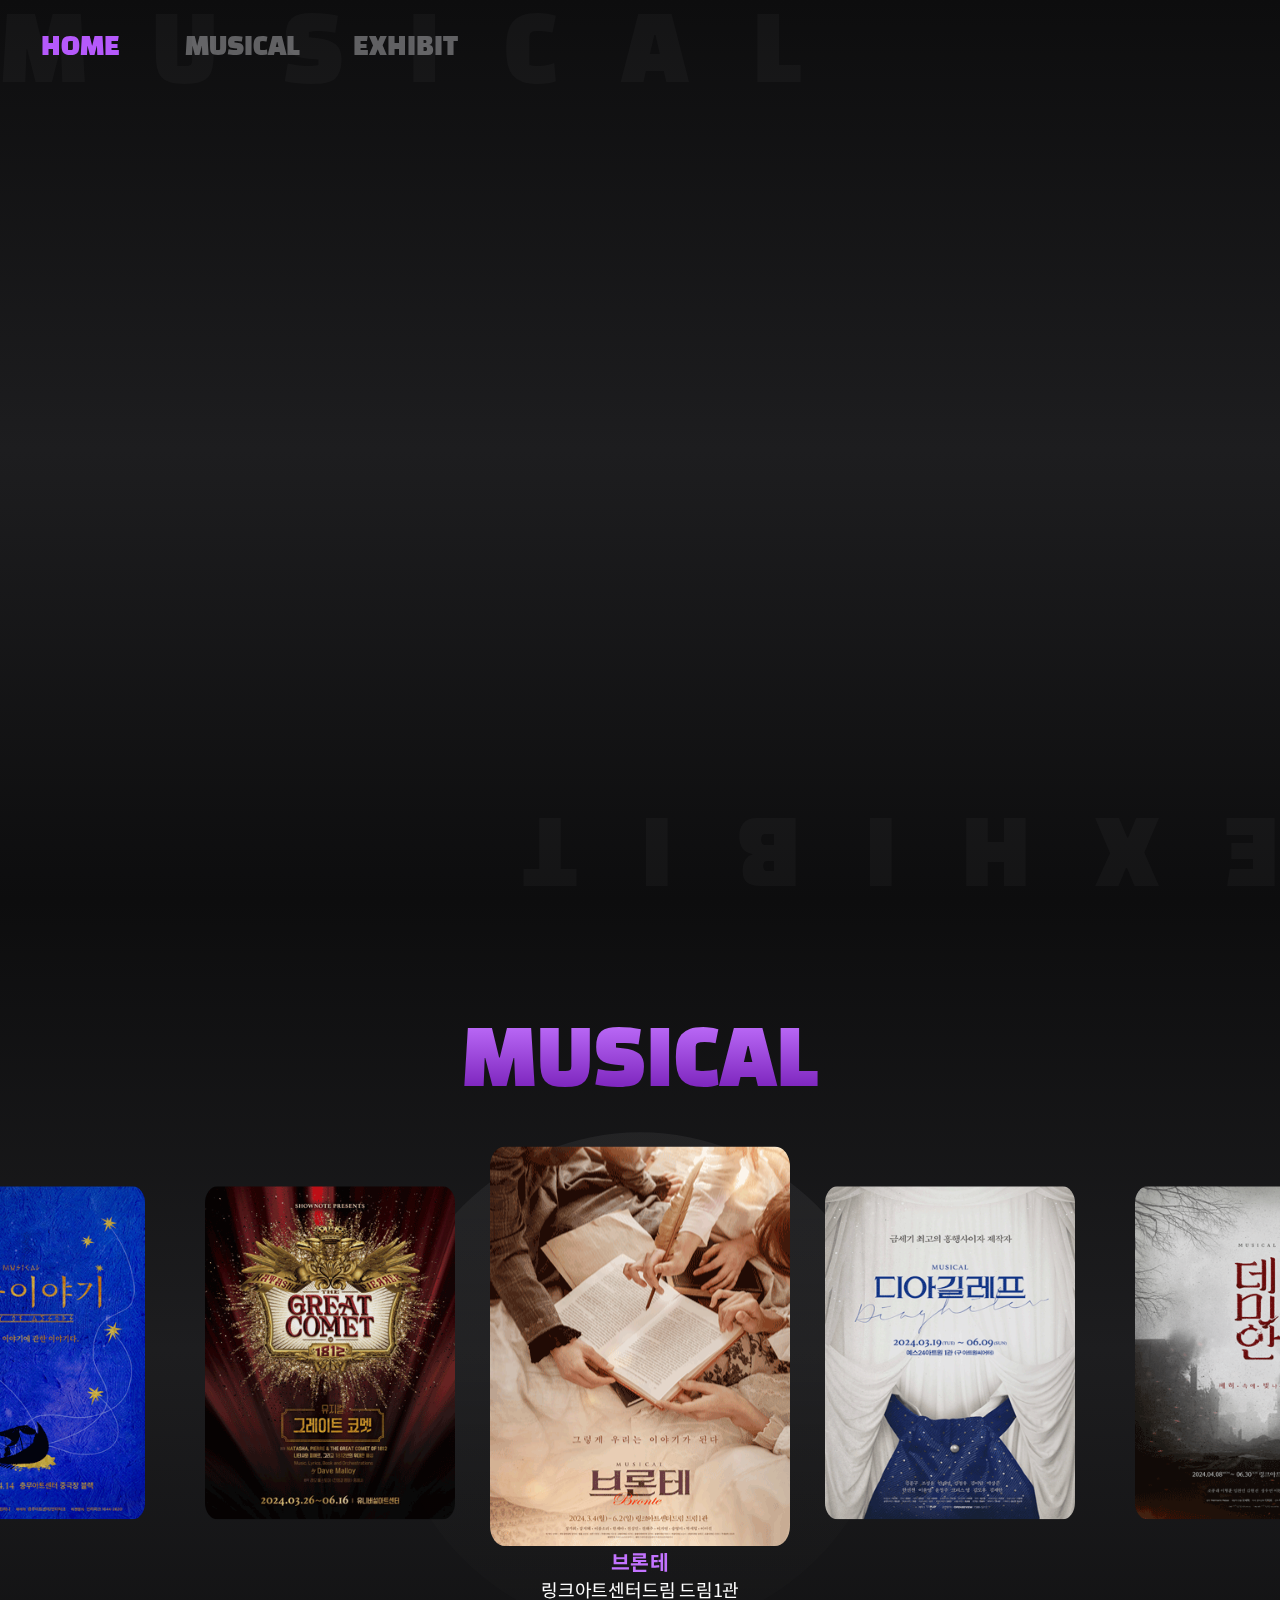
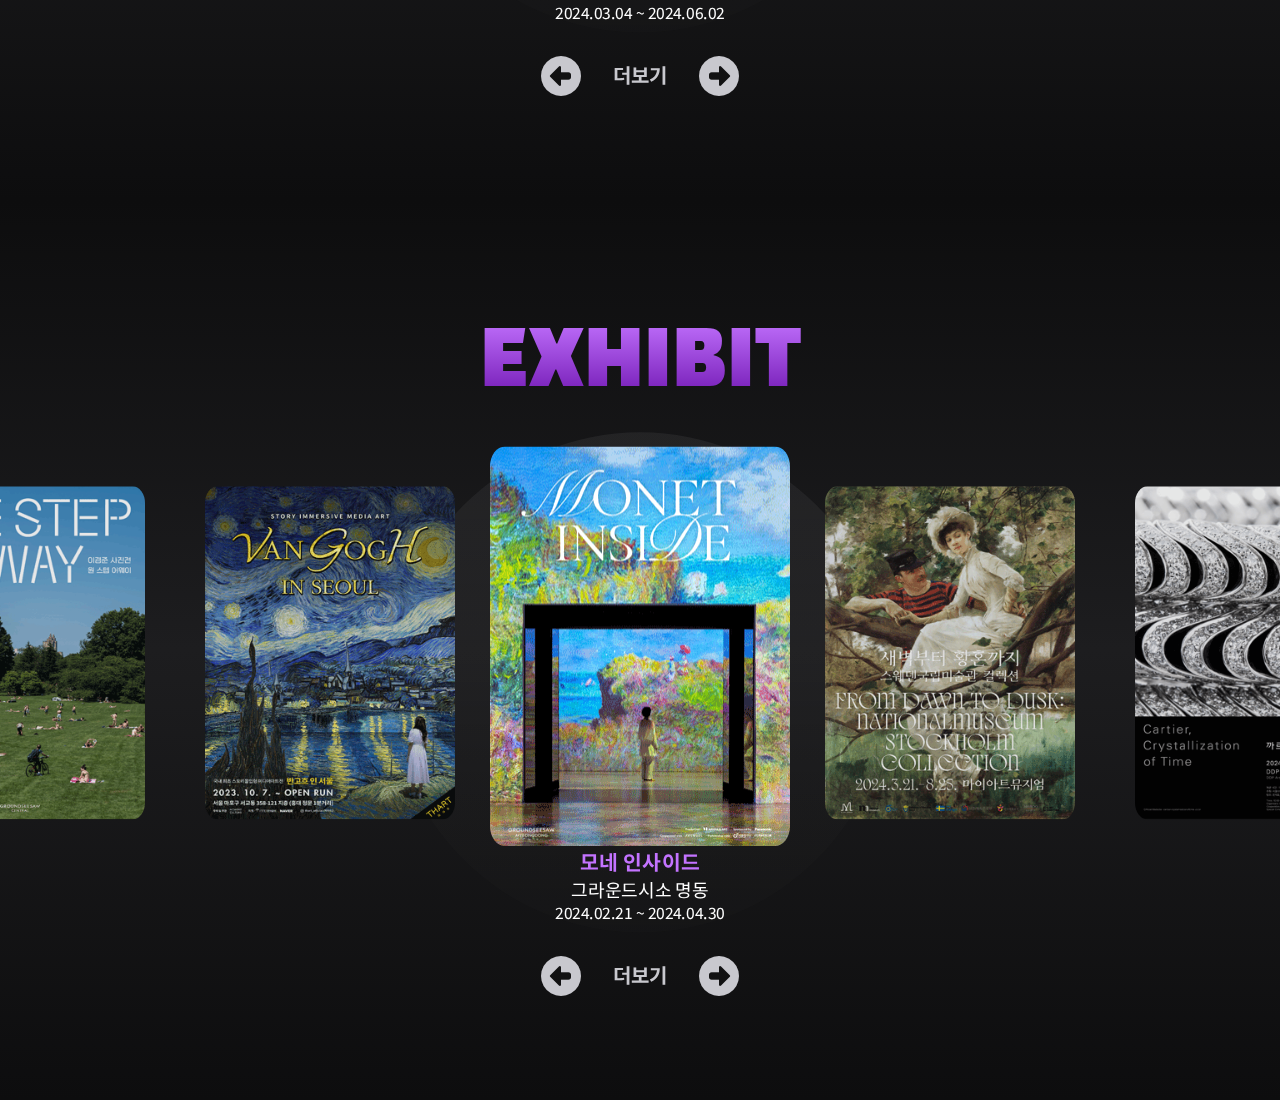
<file: index.html>
<!DOCTYPE html>
<html lang="en">
  <head>
    <meta charset="UTF-8" />
    <meta name="viewport" content="width=device-width, initial-scale=1.0" />
      
    <!-- <meta
      name="viewport"
      content="width=device-width, initial-scale=1.0, maximum-scale=1, minimum-scale=1"
    /> -->
    <title>1차프로젝트</title>
    <link rel="stylesheet" href="./css/main.css" />
    <link
      rel="stylesheet"
      href="https://cdnjs.cloudflare.com/ajax/libs/font-awesome/6.2.0/css/all.min.css"
    />

    <script src="./JS/index.js" defer></script>
  </head>
  <body class="scbar">
    <!-- 1. 상단영역 -->
    <div id="top-area">
      <header class="top-area">
        <!-- <h2>상단 영역- 메뉴넣을</h2> -->
        <nav class="menu">
          <ul>
            <li>
              <a class="on" href="#main-area">HOME</a>
            </li>
            <li>
              <a href="#msc-area">MUSICAL</a>
            </li>
            <li>
              <a href="#exh-area">EXHIBIT</a>
            </li>
          </ul>
        </nav>
      </header>

      <a href="#" class="main-top-btn top-btn">
        <img src="./img/btn_page_top.png" alt="탑버튼" />
      </a>
    </div>

    <!-- 2. 메인영역 -->
    <main id="main-area" class="cont">
      <section class="main-area part">

        <div class="main-wrap cont">

          
        <!-- 메인이미지 -->
        <div class="main-img-part">
          <section class="main-tit-img">
            <img src="./img/poster_msc_img_12.jpg" alt="">
            <img src="./img/poster_msc_img_16.jpg" alt="">
            <img src="./img/exh/poster_exh_img_13.jpg" alt="">
            <img src="./img/exh/poster_exh_img_2.jpg" alt="">
            <img src="./img/poster_msc_img_18.jpg" alt="">
            <!-- <img src="./img/object_item.png" alt="메인 이미지" /> -->
          </section>
        </div>
        
        <!-- 타이틀 -->
        <div class="main-tit-area">
          <!-- 클릭시 영상 -->
          <div class="screen">
            <iframe
              class="ifr"
              src="https://www.youtube.com/embed/WixdTHZYU7Y?autoplay=1&mute=1&loop=1&playlist=WixdTHZYU7Y&"
              allow="autoplay"
            >
            </iframe>
            <iframe
              class="ifr"
              src="https://www.youtube.com/embed/0Z2_08ryoQc?autoplay=1&mute=1&loop=1&playlist=0Z2_08ryoQc"
              allow="autoplay"
            >
            </iframe>
          </div>

          <!-- 배경 타이틀 -->
          <div class="back-title">
            <dt>MUSICAL</dt>
            <dt>EXHIBIT</dt>
          </div>
          

          <!-- 메인타이틀 -->
          <div class="main-flaot">
            <dl class="main-tit">
              <dt><span>MUSICAL</span></dt>
              <dt><b>&</b><span> EXHIBIT</span></dt>
              <!-- &ensp;  -->
              <dd id="sub-tit">꿈같은 공간에서 펼쳐지는 아름다운 이야기</dd>
            </dl>
          </div>

          <!-- 메인 이미지 -->
          <!-- <div class="main-img col-7">
            <section class="main-img-1 main-img-part">
              <ul>
                <li>
                  <img src="./img/poster_msc_img_11.jpg" alt />
                </li>
                <li>
                  <img src="./img/poster_msc_img_15.jpg" alt />
                </li>
              </ul>
              <ul>
                <li>
                  <img src="./img/poster_msc_img_7.jpg" alt />
                </li>
                <li>
                  <img src="./img/poster_msc_img_5.jpg" alt />
                </li>
              </ul>
            </section>
            <section class="main-img-2 main-img-part">
                <ul>
                  <li>
                    <img src="./img/exh/poster_exh_img_5.jpg" alt />
                  </li>
                  <li>
                    <img src="./img/exh/poster_exh_img_9.jpg" alt />
                  </li>
                </ul>
                <ul>
                  <li>
                    <img src="./img/exh/poster_exh_img_2.jpg" alt />
                  </li>
                  <li>
                    <img src="./img/exh/poster_exh_img_4.jpg" alt />
                  </li>
                </ul>
              </section>     
          </div> -->
        </div>

      </div>
      </section>
    </main>

    <!-- 3. 뮤지컬영역 -->
    <div id="msc-area" class="cont">
      <section class="msc-area part ME-part">
        <div class="cir"></div>

        <h1>MUSICAL</h1>
        <div class="slideShow">
          <!-- 이미지 슬라이드 -->
          <ul class="msc-list core-list">
            <li>
              <a href="#">
                <img
                  class="main-img"
                  src="./img/poster_msc_img_1.jpg"
                  alt="레미제라블포스터"
                />
              </a>
              <dl>
                <dt>레미제라블</dt>
                <dd>계명아트센터</dd>
                <dd>2024.03.21 ~ 2024.04.07</dd>
              </dl>
            </li>
            <li>
              <a href="#">
                <img
                  class="main-img"
                  src="./img/poster_msc_img_6.jpg"
                  alt="이솝이야기 포스터"
                />
                <dl>
                  <dt>이솝이야기</dt>
                  <dd>충무아트센터 중극장 블랙</dd>
                  <dd>2024.02.16 ~ 2024.04.14</dd>
                </dl>
              </a>
            </li>
            <li>
              <a href="#">
                <img
                  class="main-img"
                  src="./img/poster_msc_img_9.jpg"
                  alt="그레이트코멧 포스터"
                />
                <dl>
                  <dt>그레이트 코멧</dt>
                  <dd>유니버설아트센터</dd>
                  <dd>2024.03.26 ~ 2024.06.16</dd>
                </dl>
              </a>
            </li>
            <li class="on">
              <a href="#">
                <img
                  class="main-img"
                  src="./img/poster_msc_img_10.jpg"
                  alt="브론테 포스터"
                />
                <dl class="on">
                  <dt>브론테</dt>
                  <dd>링크아트센터드림 드림1관</dd>
                  <dd>2024.03.04 ~ 2024.06.02</dd>
                </dl>
              </a>
            </li>
            <li>
              <a href="#">
                <img
                  class="main-img"
                  src="./img/poster_msc_img_7.jpg"
                  alt="디아길레프 포스터"
                />
                <dl>
                  <dt>디아길레프</dt>
                  <dd>예스24아트원 1관</dd>
                  <dd>2024.03.19 ~ 2024.06.09</dd>
                </dl>
              </a>
            </li>
            <li>
              <a href="#">
                <img
                  class="main-img"
                  src="./img/poster_msc_img_16.jpg"
                  alt="데미안 포스터"
                />
                <dl>
                  <dt>데미안</dt>
                  <dd>링크아트센터드림 드림4관</dd>
                  <dd>2024.04.08 ~ 2024.06.30</dd>
                </dl>
              </a>
            </li>
            <li>
              <a href="#">
                <img
                  class="main-img"
                  src="./img/poster_msc_img_12.jpg"
                  alt="일 테노레 (IL TENORE) 포스터"
                />
                <dl>
                  <dt>일 테노레 (IL TENORE)</dt>
                  <dd>블루스퀘어 신한카드홀</dd>
                  <dd>2024.03.29 ~ 2024.05.19</dd>
                </dl>
              </a>
            </li>
          </ul>
          <!-- 버튼 -->
          <section class="msc-btn main-pg-btn">
            <div class="pass-btn">
              <button
                type="button"
                value="왼쪽"
                id="msc-left-pass-btn"
                class="main-btn pbtn fa-solid fa-circle-left"
              >
              </button>
              <button
                type="button"
                id="msc-more-btn"
                class="main-btn more-btn"
                onclick="location.href='more_msc.html'"
              >
                더보기
              </button>
              <button
                type="button"
                value="오른쪽"
                id="msc-right-pass-btn"
                class="main-btn pbtn right-btn fa-solid fa-circle-right"
              >
              </button>
            </div>
          </section>
        </div>
        <!-- 슬라이드 쇼 div -->
        
        <!-- 배경이미지 박스 -->
        <div class="backImg">
          <ul id="msc-back-img"class="sub-back-img">
          </ul>
      </section>


      </div>
    </div>

    <!-- 4. 전시회영역 -->
    <div id="exh-area" class="cont">
      <section class="exh-area part ME-part">
        <div class="cir"></div>
        <h1>EXHIBIT</h1>
        <div class="slideShow">
        <ul class="exh-list core-list">
          <li>
            <a href="#">
              <img
                class="main-img"
                src="./img/exh/poster_exh_img_14.jpg"
                alt="GIFT Vol.2 : 소만, 어딘가의 창포스터"
              />
            </a>
            <dl>
              <dt>GIFT Vol.2 : 소만, 어딘가의 창</dt>
              <dd>KT&amp;G 상상마당 부산 갤러리</dd>
              <dd>2024.03.15 ~ 2024.04.16</dd>
            </dl>
          </li>
          <li>
            <a href="#">
              <img
                class="main-img"
                src="./img/exh/poster_exh_img_1.jpg"
                alt="이경준 사진전: 원 스텝 어웨이 포스터"
              />
              <dl>
                <dt>이경준 사진전: 원 스텝 어웨이</dt>
                <dd>그라운드시소 센트럴</dd>
                <dd>2023.10.27 ~ 2024.09.18</dd>
              </dl>
            </a>
          </li>
          <li>
            <a href="#">
              <img
                class="main-img"
                src="./img/exh/poster_exh_img_6.jpg"
                alt="반고흐 인서울 포스터"
              />
              <dl>
                <dt>반고흐 인 서울</dt>
                <dd>띠아트 홍대</dd>
                <dd>2024.04.01 ~ 2024.04.30</dd>
              </dl>
            </a>
          </li>
          <li class="on">
            <a href="#">
              <img
                class="main-img"
                src="./img/exh/poster_exh_img_7.jpg"
                alt="모네인사이드 포스터"
              />
              <dl class="on">
                <dt>모네 인사이드</dt>
                <dd>그라운드시소 명동</dd>
                <dd>2024.02.21 ~ 2024.04.30</dd>
              </dl>
            </a>
          </li>
          <li>
            <a href="#">
              <img
                class="main-img"
                src="./img/exh/poster_exh_img_3.jpg"
                alt="스웨덴국립미술관 컬렉션 : 새벽부터 황혼까지 포스터"
              />
              <dl>
                <dt>새벽부터 황혼까지</dt>
                <dd>마이아트뮤지엄</dd>
                <dd>2024.03.21 ~ 2024.08.25</dd>
              </dl>
            </a>
          </li>
          <li>
            <a href="#">
              <img
                class="main-img"
                src="./img/exh/poster_exh_img_12.jpg"
                alt="까르띠에, 시간의 결정 포스터"
              />
              <dl>
                <dt>까르띠에, 시간의 결정</dt>
                <dd>DDP 아트홀1, 컨퍼런스 홀</dd>
                <dd>2024.05.01 ~ 2024.06.30</dd>
              </dl>
            </a>
          </li>
          <li>
            <a href="#">
              <img
                class="main-img"
                src="./img/exh/poster_exh_img_11.jpg"
                alt="앨리스: 인투 더 뉴월드 포스터"
              />
              <dl>
                <dt>앨리스: 인투 더 뉴월드</dt>
                <dd>그라운드시소 명동</dd>
                <dd>2024.01.10 ~ 오픈런</dd>
              </dl>
            </a>
          </li>
        </ul>
        <!-- 버튼 -->
        <section class="exh-btn main-pg-btn">
          <div class="pass-btn">
            <button
              type="button"
              value="왼쪽"
              id="exh-left-pass-btn"
              class="main-btn pbtn fa-solid fa-circle-left"
            >
            </button>
            <button
              type="button"
              value="더보기"
              class="main-btn more-btn"
              id="exh-more-btn"
              onclick="location.href='more_exh.html'"
            >
              더보기
            </button>
            <button
              type="button"
              value="오른쪽"
              id="exh-right-pass-btn"
              class="main-btn pbtn right-btn fa-solid fa-circle-right"
            >
            </button>
          </div>
        </section>
        
      </div>
      <!-- 슬라이드 쇼 div -->

      <!-- 배경이미지 박스 -->
      <div class="backImg">
        <ul id="exh-back-img" class="sub-back-img">

        </ul>

      </section>



    </div>
  </body>
</html>
</file>
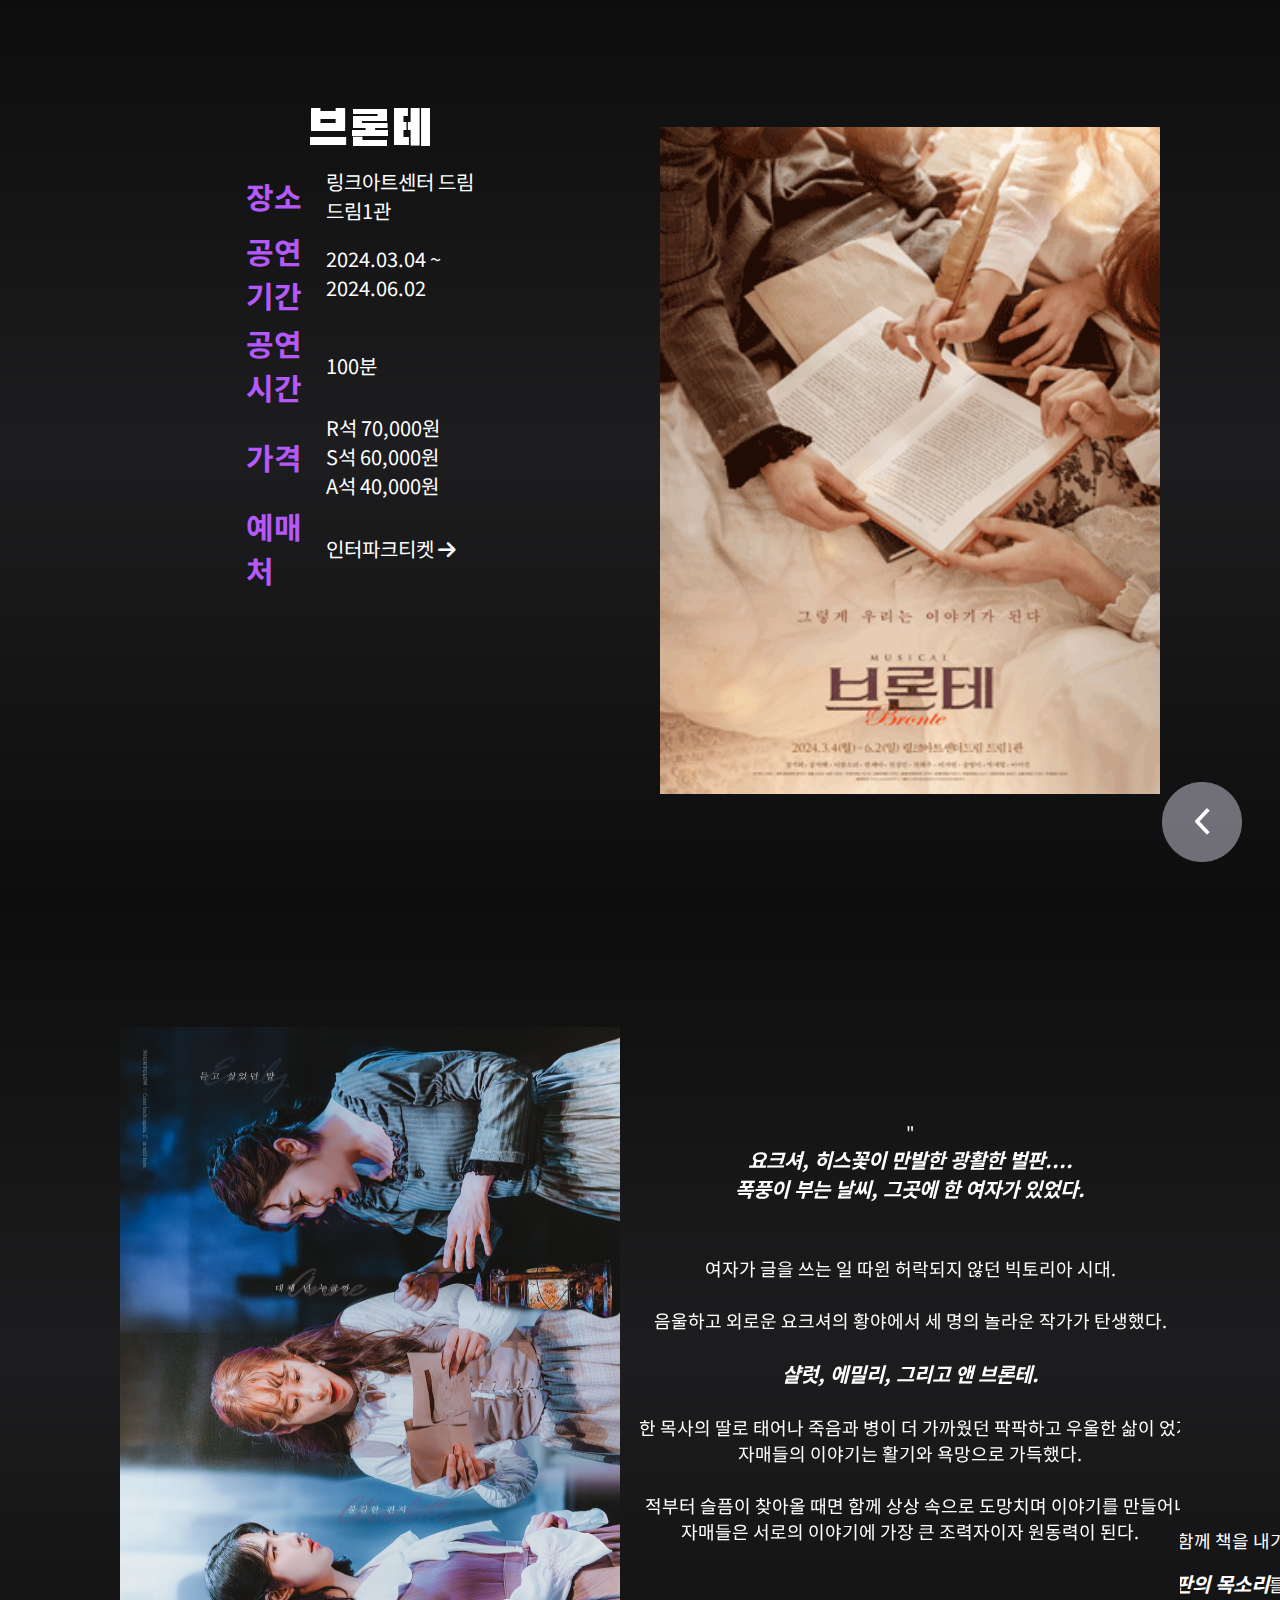
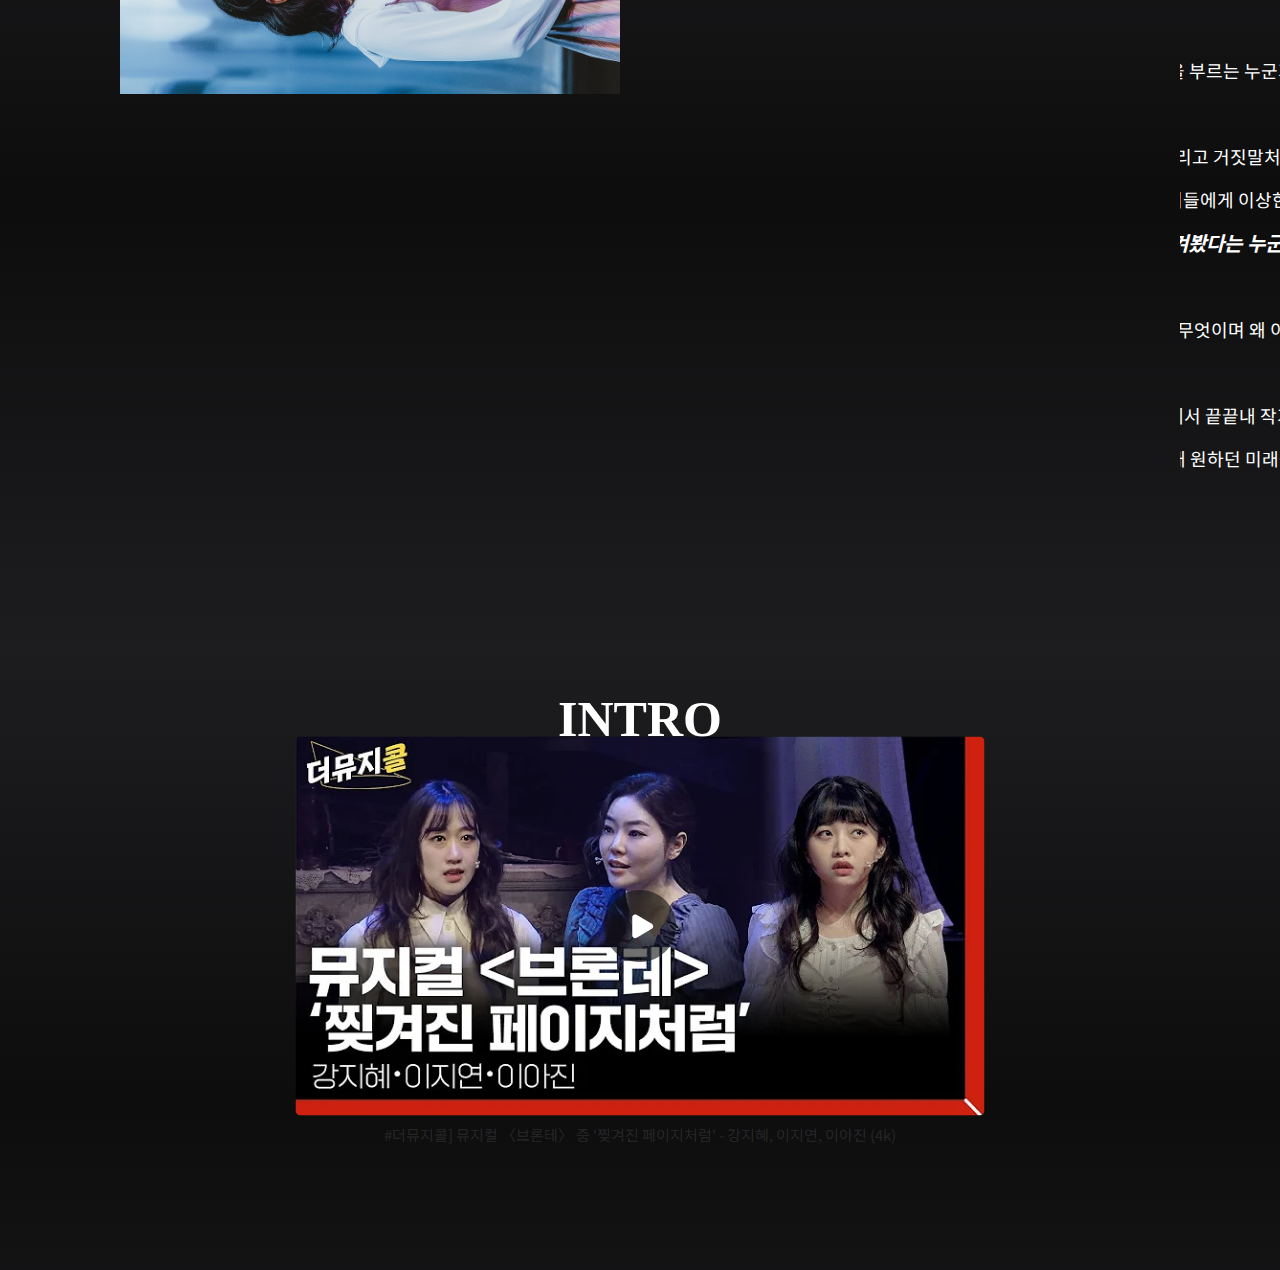
<file: detail_des.html>
<!DOCTYPE html>
<html lang="en">
  <head>
    <meta charset="UTF-8" />
    <meta name="viewport" content="width=device-width, initial-scale=1.0" />
    <title>상세설명 페이지</title>

    <!-- 폰트어썸 아이콘CSS -->
    <link
      rel="stylesheet"
      href="https://cdnjs.cloudflare.com/ajax/libs/font-awesome/6.2.0/css/all.min.css"
    />
    <link rel="stylesheet" href="./css/detail_des.css" />
    <script src="./JS/detail_des.js" defer></script>
  </head>
  <body class="scbar">
    <a href="#" class="top-btn" onclick="location.href='more_msc.html'">
      <img src="./img/btn_page_top.png" alt="탑버튼" />
    </a>

    <main class="simple-page part">
      <div class="cont-box">
        <!-- 정보페이지 -->
        <div class="info col-6">
          <h1 class="tit">브론테</h1>
          <table class="simple-info">
            <tr>
              <th>장소</th>
              <td>링크아트센터 드림 드림1관</td>
            </tr>
            <tr>
              <th>공연기간</th>
              <td>2024.03.04 ~ 2024.06.02</td>
            </tr>
            <tr>
              <th>공연시간</th>
              <td>100분</td>
            </tr>
            <tr>
              <th>가격</th>
              <td>
                R석 70,000원 <br />
                S석 60,000원 <br />
                A석 40,000원
              </td>
            </tr>
            <tr>
              <th>예매처</th>
              <td
                onClick="location.href='https://tickets.interpark.com/goods/24001487#'"
              >
                인터파크티켓 <i class="fa-solid fa-arrow-right"></i>
              </td>
            </tr>
          </table>
          <div class="map">
            <iframe
              src="https://www.google.com/maps/embed?pb=!1m18!1m12!1m3!1d3161.80141385848!2d127.00071677649362!3d37.58329367203425!2m3!1f0!2f0!3f0!3m2!1i1024!2i768!4f13.1!3m3!1m2!1s0x357ca32c902dfdef%3A0xcbe06b685fb8b33d!2z66eB7YGs7JWE7Yq47IS87YSw65Oc66a8!5e0!3m2!1sko!2skr!4v1712290761901!5m2!1sko!2skr"
              style="border: 0"
              allowfullscreen=""
              loading="lazy"
              referrerpolicy="no-referrer-when-downgrade"
            ></iframe>
          </div>
        </div>
        <!-- 포스터 이미지 -->
        <div class="info-poster poster col-6">
          <img src="./img/poster_msc_img_10.jpg" alt="브론테 포스터" />
        </div>
      </div>
    </main>
    <div class="story-page part">
      <div class="cont-box story-page-inbox1">
        <!-- 대표이미지 -->
        <div class="rep-poster poster col-6">
          <img src="./img/des/des_img_3.jpg" alt="대표이미지" />
        </div>
        <!-- 줄거리 혹은 홍보내용 -->
        <div class="rep-cont col-6">
          <div class="rep-p">
            <p>
              <span>"</span><br />
              <strong>
                요크셔, 히스꽃이 만발한 광활한 벌판.... <br />
                폭풍이 부는 날씨, 그곳에 한 여자가 있었다.</strong
              ><br /><br /><br />
              여자가 글을 쓰는 일 따윈 허락되지 않던 빅토리아 시대.<br /><br />
              음울하고 외로운 요크셔의 황야에서 세 명의 놀라운 작가가
              탄생했다.<br /><br />
              <strong>샬럿, 에밀리, 그리고 앤 브론테.</strong><br /><br />
              가난한 목사의 딸로 태어나 죽음과 병이 더 가까웠던 팍팍하고 우울한
              삶이 었지만, <br />
              자매들의 이야기는 활기와 욕망으로 가득했다.<br /><br />
              어릴 적부터 슬픔이 찾아올 때면 함께 상상 속으로 도망치며 이야기를
              만들어내고,<br />
              자매들은 서로의 이야기에 가장 큰 조력자이자 원동력이 된다.<br /><br />
            </p>
          </div>
        </div>
      </div>
      <div class="cont-box story-page-inbox2">
        <div class="rep-cont col-6">
          <div class="rep-p">
            <p>
              작가가 되고 싶어 함께 책을 내기로 결정한 그들은 <br />
              어느 날 에밀리가 들었다던 <strong>벌판의 목소리</strong>를 주제로
              이야기를 써내려간다.<br /><br />
              먼 미래에서 그들을 부르는 누군가에 대한 이야기...<br /><br />
              그리고 거짓말처럼,<br />
              그 이야기대로 그녀들에게 이상한 편지가 도착한다.<br />
              <strong>그들의 죽음을 지켜봤다는 누군가가 보내온 편지.</strong>
              <br /><br />
              편지의 정체는 무엇이며 왜 이 곳에 온 걸까?<br /><br />
              치열했던 삶 속에서 끝끝내 작가가 되고자 했던
              <br />
              그들은 마침내 원하던 미래를 얻게 될까?<br />
            </p>
          </div>
        </div>
        <div class="rep-poster poster col-6">
          <img src="./img/des/des_img_4.jpg" alt="대표이미지" />
        </div>
      </div>
    </div>
    <!-- 인트로 동영상 -->
    <div class="col-6">
      <figure class="intro-mv-box">
        <h2>INTRO</h2>
        <div class="intro-mv-img off">
          <img src="./img/mv_img.jpg" alt="인트로 동영상 이미지" />
        </div>
        <figcaption>
          #더뮤지콜] 뮤지컬 〈브론테〉 중 &#39;찢겨진 페이지처럼&#39; - 강지혜,
          이지연, 이아진 (4k)
        </figcaption>
      </figure>
    </div>
  </body>
</html>
</file>
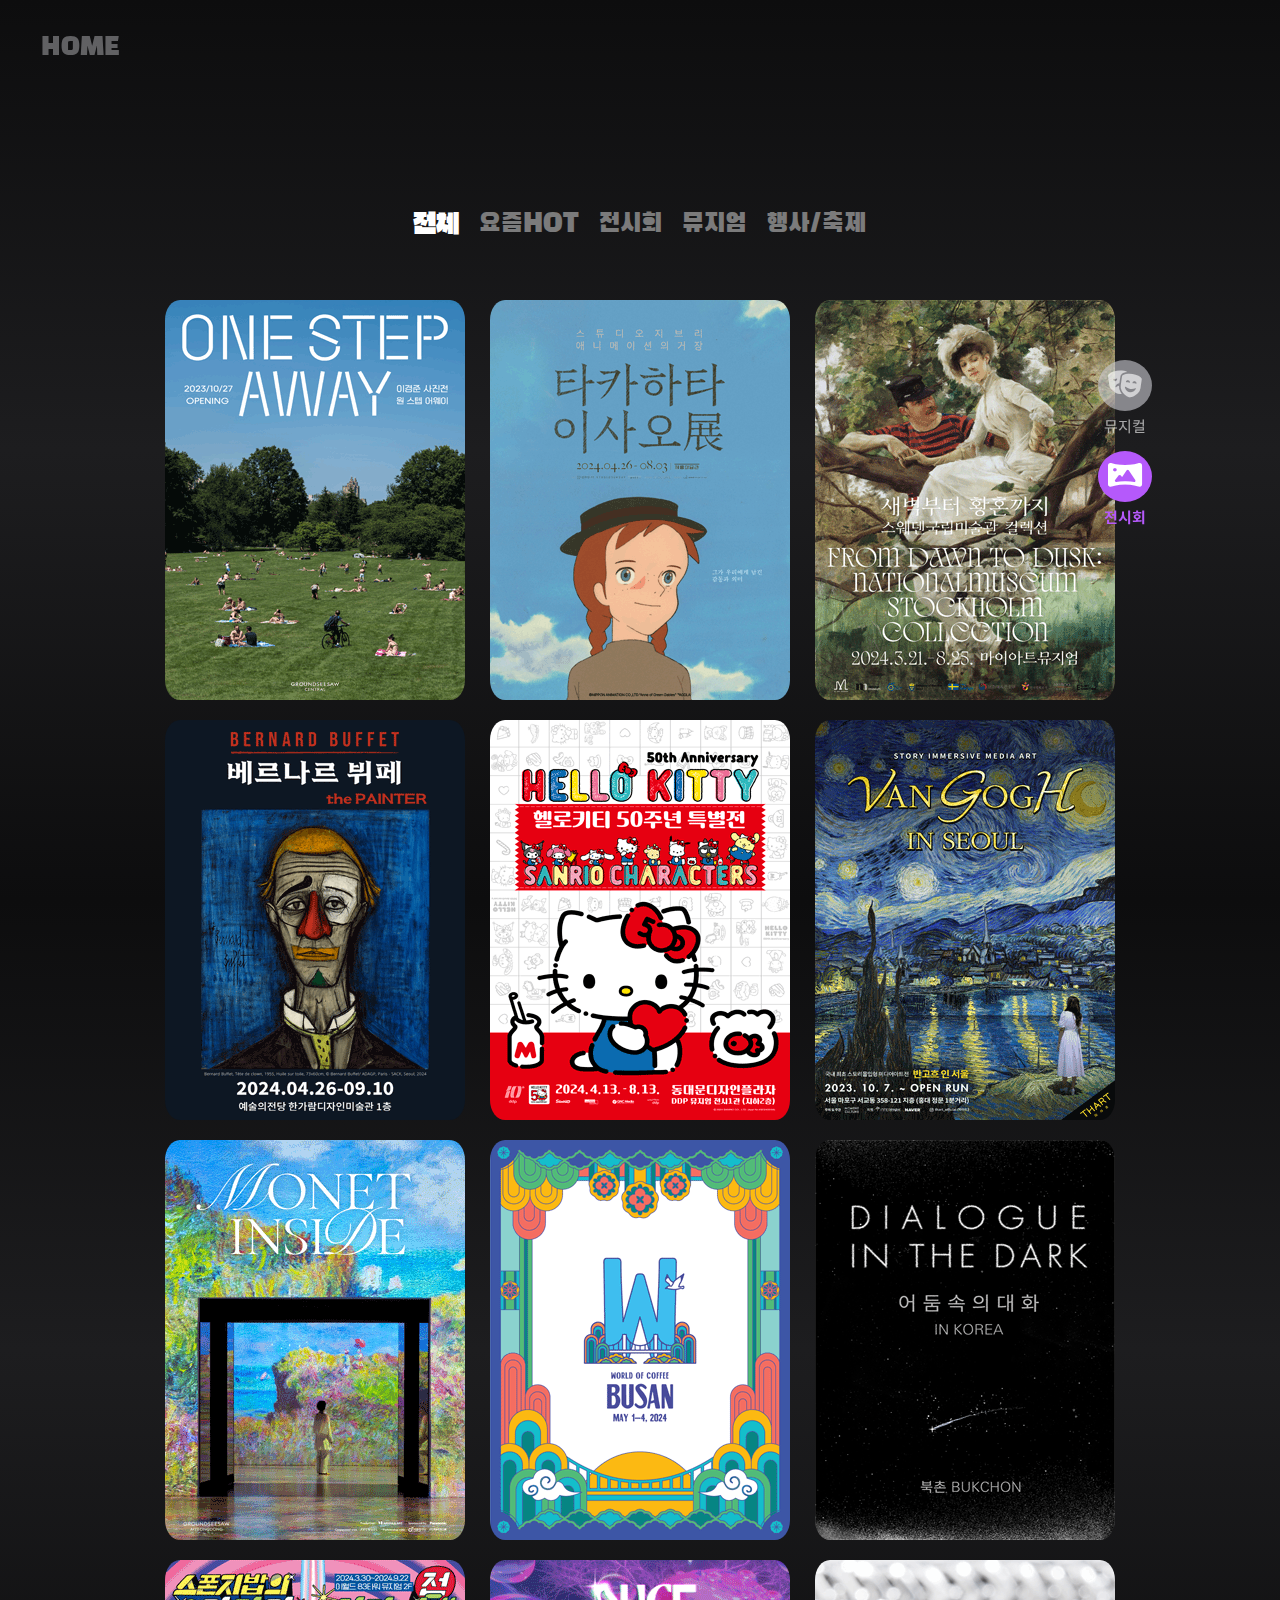
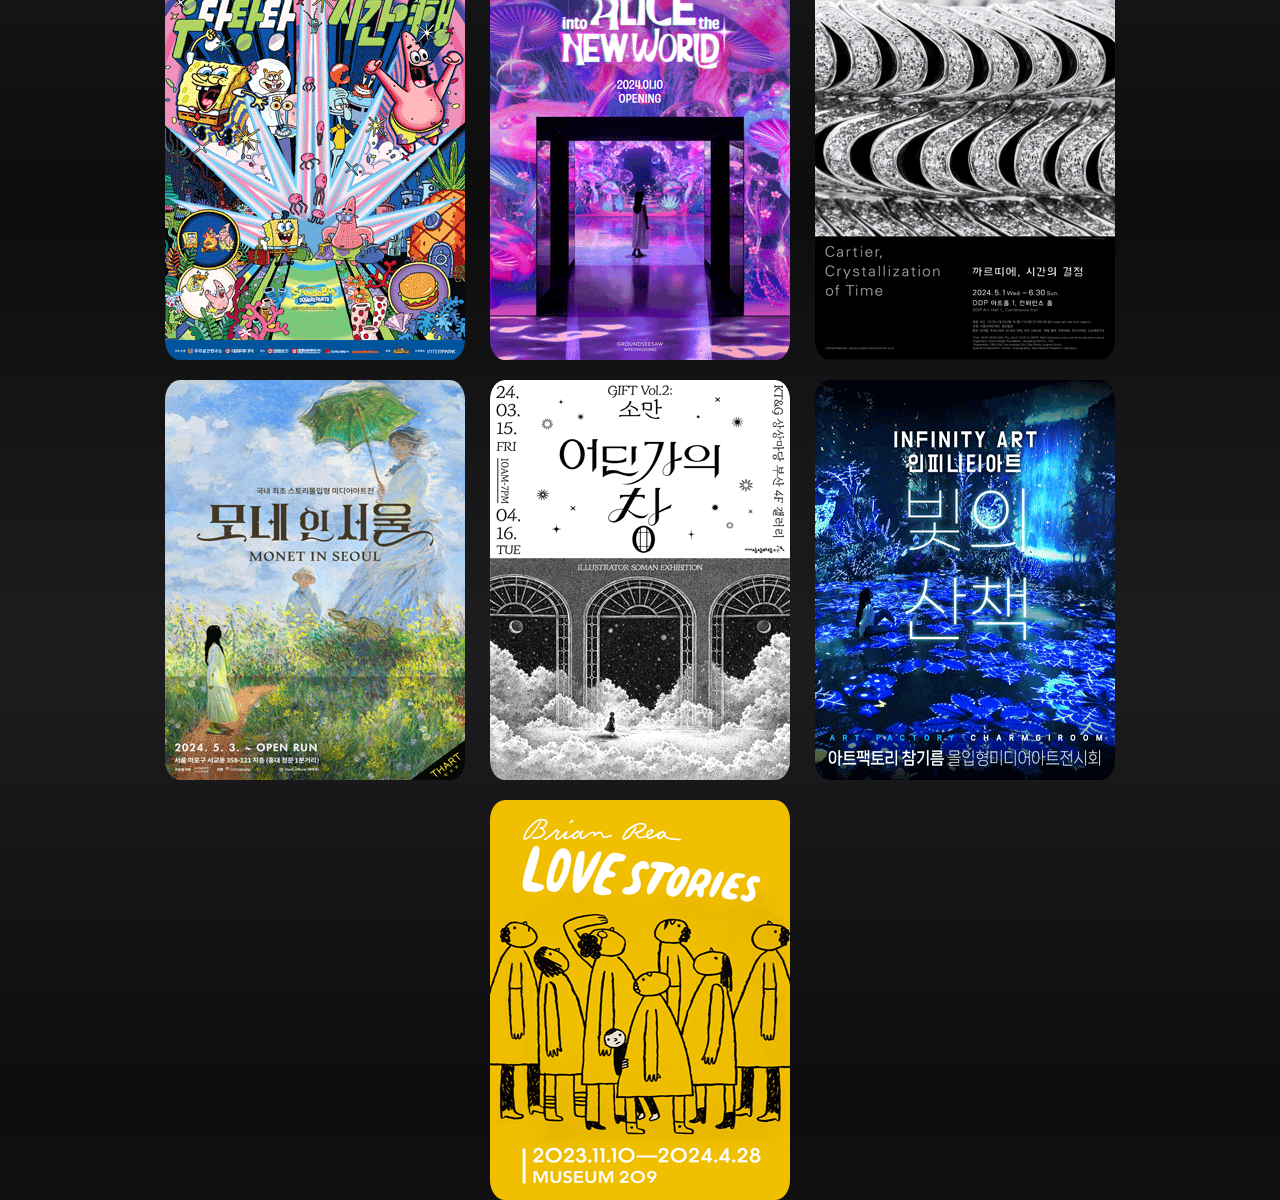
<file: more_exh.html>
<!DOCTYPE html>
<html lang="en">
  <head>
    <meta charset="UTF-8" />
    <meta name="viewport" content="width=device-width, initial-scale=1.0" />
    <title>더보기 전시회 페이지</title>
    <link rel="stylesheet" href="./css/more-exh.css" />
    <link
      rel="stylesheet"
      href="https://cdnjs.cloudflare.com/ajax/libs/font-awesome/6.2.0/css/all.min.css"
    />

    <script src="./JS/more.js" defer></script>
  </head>
  <body class="scbar">
    <!-- 1. 상단영역 -->
    <div id="top-area">
      <header class="top-area">
        <!-- <h2>상단 영역- 메뉴넣을</h2> -->
        <nav class="menu">
          <ul>
            <li>
              <a href="#main-area" onclick="location.href='index.html'">HOME</a>
            </li>
          </ul>
        </nav>
      </header>

      <a href="#" class="moreExh-top-btn top-btn">
        <img src="./img/btn_page_top.png" alt="탑버튼" />
      </a>

      <nav class="more-change-menu">
        <ul>
          <li>
            <button
              class="change-menu-msc"
              onclick="location.href='more_msc.html'"
            >
              <i class="fa-solid fa-masks-theater"></i>
            </button>
          </li>
          <li>
            <button
              class="change-menu-exh"
              onclick="location.href='more_exh.html'"
            >
              <i class="fa-solid fa-panorama"></i>
            </button>
          </li>
        </ul>
      </nav>
    </div>

    <div class="more-area">
      <!-- 2. 메뉴영역 -->
      <div id="more-menu-area">
        <section class="more-menu-area part">
          <ol>
            <li>전체</li>
            <li>요즘HOT</li>
            <li>전시회</li>
            <li>뮤지엄</li>
            <li>행사/축제</li>
          </ol>
        </section>
      </div>

      <!-- 3. 리스트영역 -->
      <div id="more-list-area">
        <section class="more-list-area part">
          <ul>
            <li>
              <div class="card-wrap">
                <img
                  class="card"
                  src="./img/exh/poster_exh_img_1.jpg"
                  alt="이경준 사진전: 원 스텝 어웨이 포스터"
                />
                <div class="msc-list-info card">
                  <strong>ONE STEP AWAY</strong>
                  <p>
                    <span>POINT 1. 시야는 넓게, 고민은 가볍게</span>
                    <br /><br />
                    <span>POINT 2. 모두가 주인공인 작품</span>
                    <br /><br />
                    <span>POINT 3. 회색 세상에서 발견한 다채로운 색감</span>
                    <br /><br />
                    - 뉴욕 기반의 포토그래퍼 "이경준"
                  </p>
                </div>
              </div>
            </li>

            <li>
              <div class="card-wrap">
                <img
                  class="card"
                  src="./img/exh/poster_exh_img_2.jpg"
                  alt="스튜디오 지브리 애니메이션의 거장 타카하타 이사오展 포스터"
                />

                <div class="msc-list-info card">
                  <strong>타카하타 이사오展</strong>
                  <p>
                    <span>Section 1.</span><br />
                    역사의 시작 : 애니메이션에 대한 열정 <br />
                    <span>Section 2.</span><br />
                    새로운 영역 개척 : TV명장시리즈 <br />
                    <span>Section 3.</span><br />
                    일본문화를 바라보다 : 스튜디오 지브리<br />
                    <span>Section 4.</span><br />
                    애니메이션의 새로운 표현 영역 개척
                    <br /><br />
                    - 애니메이션의 거장 "타카하나 이사오"
                  </p>
                </div>
              </div>
            </li>

            <li>
              <div class="card-wrap">
                <img
                  class="card"
                  src="./img/exh/poster_exh_img_3.jpg"
                  alt="스웨덴국립미술관 컬렉션 포스터"
                />
                <div class="msc-list-info card">
                  <strong>새벽부터 황혼까지</strong>
                  <p>
                    <span>제 1장. 혁신의 새벽</span><br />
                     The Dawn Of Innovation<br />
                    <span>제 2장. 자유의 정오</span><br />
                     The Noon Of Freedom<br />
                    <span>제 3장. 거대한 황혼</span><br />
                    The Monumental Twilight<br />
                    <span>제 4장. 아늑한 빛</span><br />
                    The Cozy Light
                    <br /><br />
                    - 19세기 후반 스웨덴 "인상주의" 예술가
                  </p>
                </div>
              </div>
            </li>
            <li>
              <div class="card-wrap">
                <img
                  class="card"
                  src="./img/exh/poster_exh_img_4.jpg"
                  alt="베르나르 뷔페-천재의 빛: 광대의 그림자 포스터"
                />
                <div class="msc-list-info card">
                  <strong>천재의 빛: 광대의 그림자</strong>
                  <p>
                    <span>제 1장.</span><br />
                    <span>혁신의 새벽</span> <br />
                    <span>제 2장.</span><br />
                    <span>자유의 정오</span> <br />
                    <span>제 3장.</span><br />
                    <span>거대한 황혼</span><br />
                    <span>제 4장.</span><br />
                    <span>아늑한 빛</span>
                    <br /><br />
                    - 19세기 후반 스웨덴 "인상주의" 예술가
                  </p>
                </div>
              </div>
            </li>
            <li>
              <div class="card-wrap">
                <img
                  class="card"
                  src="./img/exh/poster_exh_img_5.jpg"
                  alt="이솝이야기 포스터"
                />
                <div class="msc-list-info card">
                  <strong
                    >진심을 전하는 이야기는 마음속에 꼭 흐르고 닿는다.</strong
                  >
                  <p>
                    아주 먼 옛날, 2600년도 더 된 아득한 옛날의 그리스 사모스섬.
                    <br />
                    이 아름다운 섬에는 언제나 이야기가 흐르고 있다.
                    <br />
                    아주 오래전에 태어나 지금까지도 우리들 마음에 닿아 곁에
                    머무르며 반짝이는 이야기들에 대한 이야기
                    <br /><br />
                    <span>"꼭 돌아올게. 어떻게 해서든."</span>
                  </p>
                </div>
              </div>
            </li>
            <li>
              <div class="card-wrap">
                <img
                  class="card"
                  src="./img/exh/poster_exh_img_6.jpg"
                  alt="디아길레프 포스터"
                />
                <div class="msc-list-info card">
                  <strong>발레뤼스를 대표하는 천재들의 이야기!</strong>
                  <p>
                    발레 역사상 가장 혁신적이었던 발레단 '발레뤼스'
                    <br />
                    그리고 그 '발레뤼스'를 만들어 낸 디아길레프
                    <br />
                    같은 사건을 바로보는 다른 시점! 뮤지컬&lt;니진스키&gt;를
                    다른 시각으로 풀어내다.
                    <br /><br />
                    <span
                      >Part2. 모던 발레를 확립한 불멸의 제작자
                      '디아길레프'</span
                    >
                  </p>
                </div>
              </div>
            </li>
            <li>
              <div class="card-wrap">
                <img
                  class="card"
                  src="./img/exh/poster_exh_img_7.jpg"
                  alt="오즈 포스터"
                />
                <div class="msc-list-info card">
                  <strong>"안녕하세요, 오늘은 기분이 어떠신가요?"</strong>
                  <p>
                    많은 일자리들이 인공지능으로 대체된 2045년.
                    <br />
                    사람 하나 없는 무인 VR기기 공장에서 유일한 인간 노동자, 준.
                    <br />
                    접속하지 않는 자신의 유저를 기다리는
                    가상현실게임&lt;오즈&gt;의 AI 양철.
                    <br /><br />
                    <span
                      >스토리모드의 끝의 도달한 둘은 원하는 소원을 이룰 수
                      있을까?</span
                    >
                  </p>
                </div>
              </div>
            </li>
            <li>
              <div class="card-wrap">
                <img
                  class="card"
                  src="./img/exh/poster_exh_img_8.jpg"
                  alt="그레이트 코멧 포스터"
                />
                <div class="msc-list-info card">
                  <strong
                    >관객과 한층 더 가깝게 호흡하는 이머시스 뮤지컬!</strong
                  >
                  <p>
                    무대와 객석, 배우와 연주자 경계를 허무는 혁신적인 구성!
                    <br />
                    매혹적인 경험을 선사하는 눈을 뗄 수 없는 황홀한 무대!
                    <br />
                    다채로운 음악으로 가득채운 성스루(sung-through) 뮤지컬!
                    <br /><br />
                    <span
                      >벅차오르는 감정을 느끼며, 나아간다.<br />
                      새로운 삶을 향해.</span
                    >
                  </p>
                </div>
              </div>
            </li>
            <li>
              <div class="card-wrap">
                <img
                  class="card"
                  src="./img/exh/poster_exh_img_9.jpg"
                  alt="브론테 포스터"
                />
                <div class="msc-list-info card">
                  <strong>"우리 글이 우리에게 자유를 선물해 줄거야."</strong>
                  <p>
                    단지 글을 쓰는 '여성'이라는 것만으로 수많은 어려움을
                    감내해야만 했던,
                    <br />
                    그들이 활자로 담고 싶었던 이야기는 무엇일까?
                    <br /><br />
                    치열했던 삶 속에서 끝끝내 작가가 되고자 했던 브론테 자매.
                    <br /><br />
                    <span>그들은 마침내 원하던 미래를 얻게 될까?</span>
                  </p>
                </div>
              </div>
            </li>
            <li>
              <div class="card-wrap">
                <img
                  class="card"
                  src="./img/exh/poster_exh_img_10.jpg"
                  alt="파가니니 포스터"
                />
                <div class="msc-list-info card">
                  <strong>신의 축복인가, 악마의 저주인가?</strong>
                  <p>
                    '락 클래식'으로 재탄생 된 파가니니 명곡!
                    <br />
                    한 순간도 놓칠 수 없는 역동적인 퍼포먼스와 폭발적인 무대!
                    <br /><br />
                    파가니니를 둘러싼 소문의 진실
                    <br />
                    "신의 축복인가, 악마의 저주인가?"
                    <br /><br />
                    <span>"비르투오소 파가니니의 마지막 연주가 시작된다."</span>
                  </p>
                </div>
              </div>
            </li>
            <li>
              <div class="card-wrap">
                <img
                  class="card"
                  src="./img/exh/poster_exh_img_11.jpg"
                  alt="일 테노레 포스터"
                />
                <div class="msc-list-info card">
                  <strong>나의 일 테노레. 피날레를 불러줘</strong>
                  <p>
                    일제강점기 경성. 항일운동 모임인 '문학회' 멤버들은 뜻하지
                    않게 이탈리아 오페라 공연을 계획한다.
                    <br />
                    침략에 맞서 싸우는 베네치아 사람들을 주인공으로 한 'I
                    Sognatori - 꿈꾸는 자들'
                    <br />
                    이 낯선 '서양 창극'을 공연하기 위해 뭉치는 사람들.
                    <br /><br />
                    <span>'조선 최초 오페라'는 무사히 공연될 수 있을까?</span>
                  </p>
                </div>
              </div>
            </li>
            <li>
              <div class="card-wrap">
                <img
                  class="card"
                  src="./img/exh/poster_exh_img_12.jpg"
                  alt="싯다르타 포스터"
                />
                <div class="msc-list-info card">
                  <strong
                    >태자, 죽음의 고행과 정진으로 깨달음을 찾아 나서다</strong
                  >
                  <p>
                    어느날, 싯다르타는 한 가난한 백성과의 대화를 통해 늙고
                    병들어짐과 죽음을 목격하게 된다.
                    <br />
                    "왜 인간은 늙고 병들고 죽는가, 그 고통에서 어떻게
                    벗어나는가"
                    <br />
                    부귀한 삶을 버리고 싯다르타의 깨달음을 찾아가는 6년의 여정
                    <br /><br />
                    <span>싯다르타, Siddhartha(성취한 자)</span>
                  </p>
                </div>
              </div>
            </li>
            <li>
              <div class="card-wrap">
                <img
                  class="card"
                  src="./img/exh/poster_exh_img_13.jpg"
                  alt="인사이드 월리엄 포스터"
                />
                <div class="msc-list-info card">
                  <strong>통제불가 캐릭터, 엉켜버린 플롯, 달라진 장르?!</strong>
                  <p>
                    원고 밖으로 나온 캐릭터들과 이들을 통제 못하는 '셰익스피어'
                    <br />
                    셰익스피어도 상상 못했을 명작 탄생 비하인드!
                    <br /><br />
                    <span>"명작이 아니어도 괜찮잖아."</span>
                    <br /><br />
                    <span>특별하지 않아도 소중한 '나'의 이야기</span>
                  </p>
                </div>
              </div>
            </li>
            <li>
              <div class="card-wrap">
                <img
                  class="card"
                  src="./img/exh/poster_exh_img_14.jpg"
                  alt="써니텐 포스터"
                />
                <div class="msc-list-info card">
                  <strong>그 시절, 빛났던 청춘의 반짝임을 소환하라!</strong>
                  <p>
                    혜영의 유학 허락과 함께 주어진 아빠의 조건, 소개팅!
                    <br />
                    방송을 위해 국장님이 준호에게 제안한 딜.
                    <br /><br />
                    <span>기한은 단 10일!</span>
                    <br /><br />
                    <span>10일 안에 차여야만해!</span><br />
                    <span>10일 안에 사로잡아야만 해!</span>
                  </p>
                </div>
              </div>
            </li>
            <li>
              <div class="card-wrap">
                <img
                  class="card"
                  src="./img/exh/poster_exh_img_15.jpg"
                  alt="비아 에어 메일 포스터"
                />
                <div class="msc-list-info card">
                  <strong>이 밤, 날 찾아줘</strong><br />
                  <strong>또 다시 돌아갈 수 있게</strong>
                  <p>
                    우리는 각자의 조종간을 잡고 있는거야.
                    <br />
                    당신은 연주하고, 나는 하늘을 날고. 항상 같은 순간. 디어 마이
                    로즈.
                    <br />
                    파비앙과 로즈는 꿈꾸던 야간 비행을 함께 할 수 있을까?!
                    <br /><br />
                    <span>"사랑하는 사람이 멀리서 눈 감는 순간, </span><br />
                    <span>
                      그 사실을 까맣게 모르는 나는 어떤 노래를 부르고
                      있을까"</span
                    >
                  </p>
                </div>
              </div>
            </li>
            <li>
              <div class="card-wrap">
                <img
                  class="card"
                  src="./img/exh/poster_exh_img_16.jpg"
                  alt="버지니아 울프 포스터"
                />
                <div class="msc-list-info card">
                  <strong>허구와 실재, 그 사이에 쓰여진 이야기</strong>
                  <p>
                    펜 끝에서 시작된 또 하나의 세상.
                    <br />
                    내가 만든 세상 속에 내가 존재한다면?
                    <br /><br />
                    20세기를 대표하는 모더니즘 작가 버지니아 울프, 그녀의 문장과
                    삶의 이면에서 시작된 이야기
                    <br /><br />
                    <span>그 어떤 결말이라도, 나의 의지로.</span>
                  </p>
                </div>
              </div>
            </li>
          </ul>
        </section>
      </div>
    </div>
  </body>
</html>
</file>
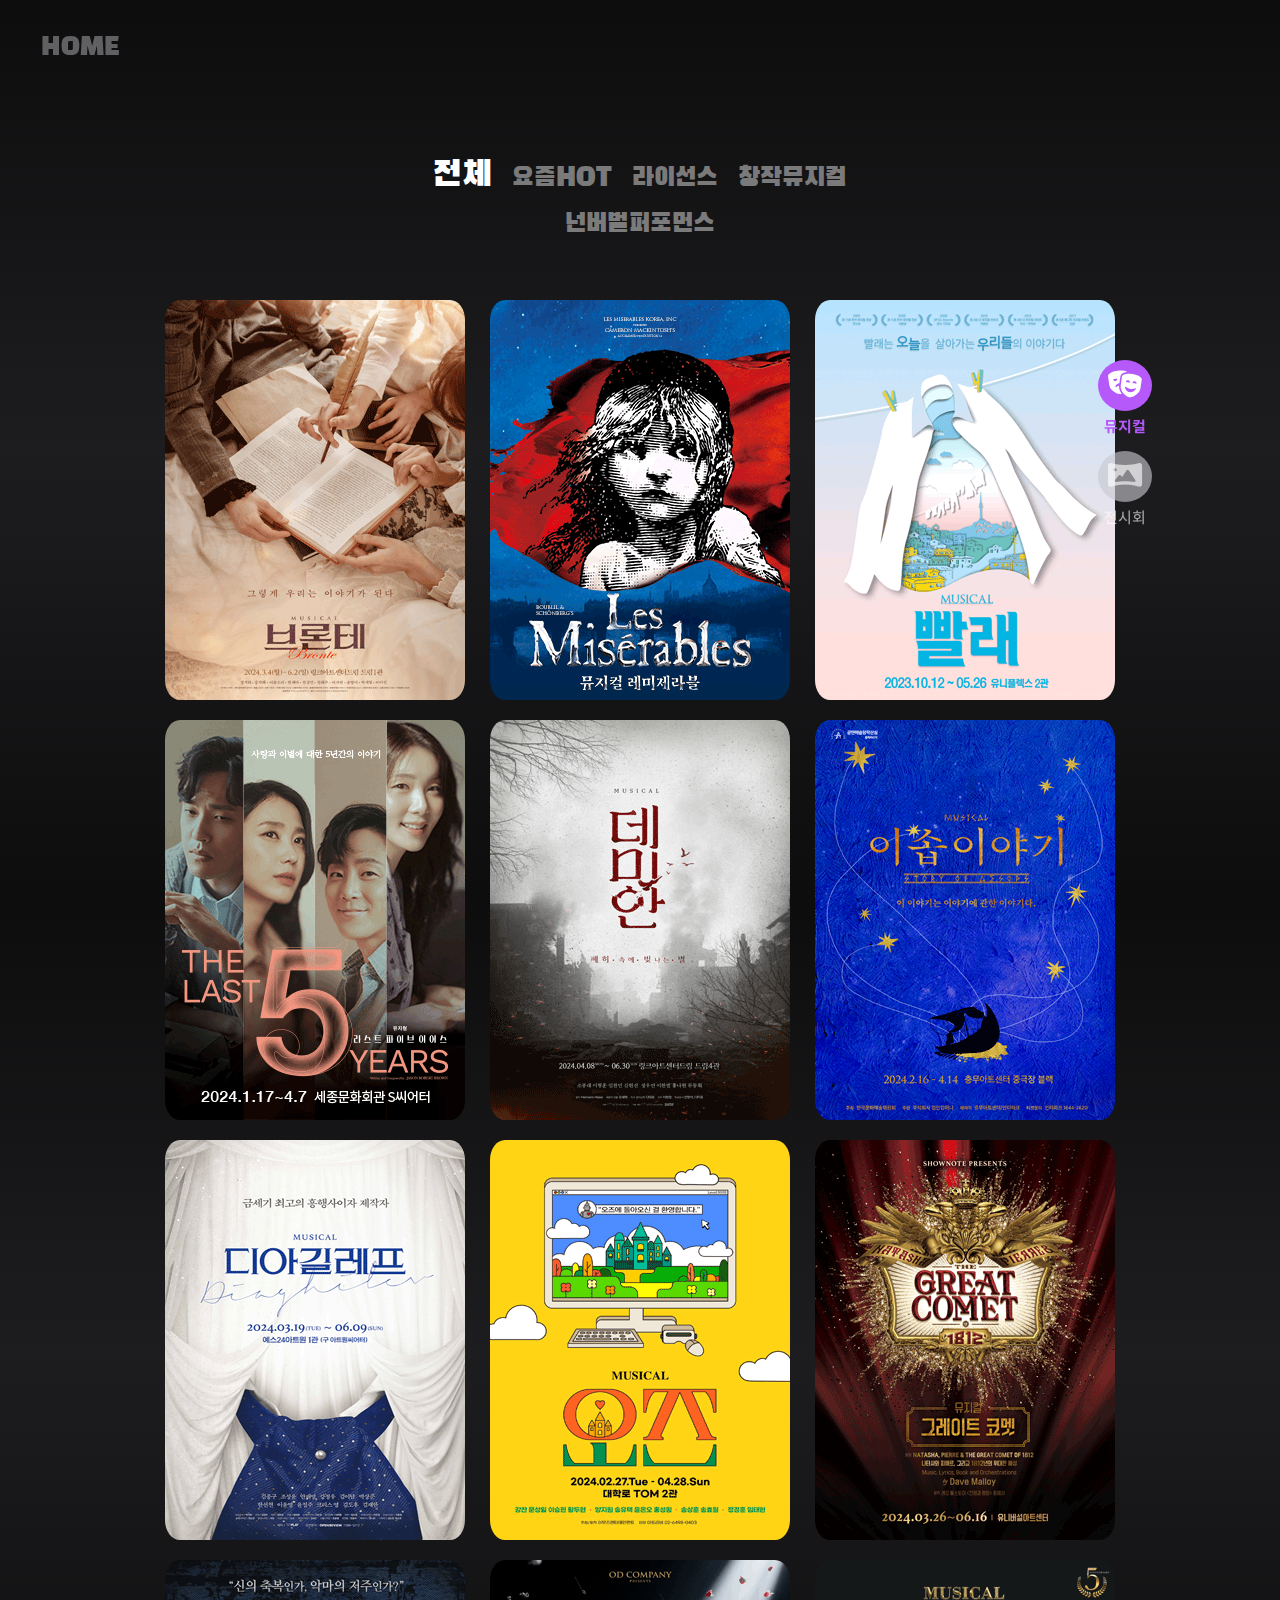
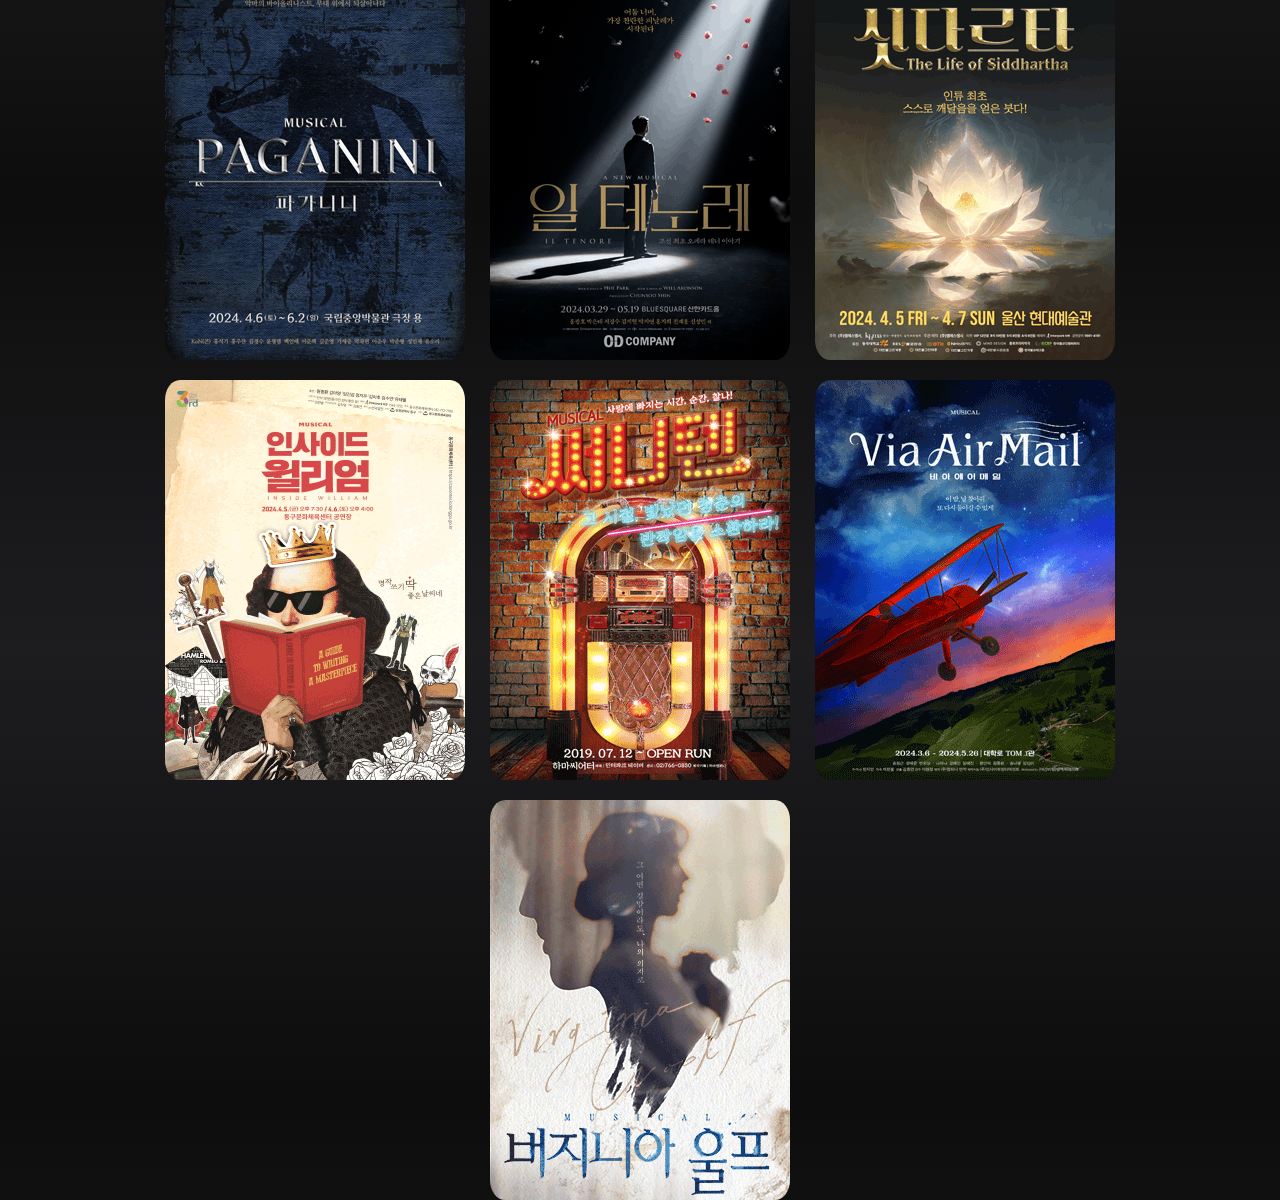
<file: more_msc.html>
<!DOCTYPE html>
<html lang="en">
  <head>
    <meta charset="UTF-8" />
    <meta name="viewport" content="width=device-width, initial-scale=1.0" />


    <title>더보기 뮤지컬 페이지</title>
    <link rel="stylesheet" href="./css/more.css" />
    <link
      rel="stylesheet"
      href="https://cdnjs.cloudflare.com/ajax/libs/font-awesome/6.2.0/css/all.min.css"
    />

    <script src="./JS/more.js" defer></script>
  </head>
  <body class="scbar">
    <!-- 1. 상단영역 -->
    <div id="top-area">
      <header class="top-area">
        <!-- <h2>상단 영역- 메뉴넣을</h2> -->
        <nav class="menu">
          <ul>
            <li>
              <a href="#main-area" onclick="location.href='index.html'">HOME</a>
            </li>
          </ul>
        </nav>
      </header>

      <a href="#" class="moreMsc-top-btn top-btn">
        <img src="./img/btn_page_top.png" alt="탑버튼" />
      </a>

      <nav class="more-change-menu">
        <ul>
          <li>
            <button
              class="change-menu-msc"
              onclick="location.href='more_msc.html'"
            >
              <i class="fa-solid fa-masks-theater"></i>
            </button>
          </li>
          <li>
            <button
              class="change-menu-exh"
              onclick="location.href='more_exh.html'"
            >
              <i class="fa-solid fa-panorama"></i>
            </button>
          </li>
        </ul>
      </nav>
    </div>

    <div class="more-area">
      <!-- 2. 메뉴영역 -->
      <div id="more-menu-area">
        <section class="more-menu-area part">
          <ol>
            <li>전체</li>
            <li>요즘HOT</li>
            <li>라이선스</li>
            <li>창작뮤지컬</li>
            <li>넌버벌퍼포먼스</li>
          </ol>
        </section>
      </div>

      <!-- 3. 리스트영역 -->
      <div id="more-list-area">
        <section class="more-list-area part">
          <ul>
            <li onclick="location.href='detail_des.html'">
              <div class="card-wrap">
                <img
                  class="card"
                  src="./img/poster_msc_img_10.jpg"
                  alt="브론테 포스터"
                />
                <div class="msc-list-info card">
                  <strong>"우리 글이 우리에게 자유를 선물해 줄거야."</strong>
                  <p>
                    단지 글을 쓰는 '여성'이라는 것만으로 수많은 어려움을
                    감내해야만 했던,
                    <br />
                    그들이 활자로 담고 싶었던 이야기는 무엇일까?
                    <br /><br />
                    치열했던 삶 속에서 끝끝내 작가가 되고자 했던 브론테 자매.
                    <br /><br />
                    <span>그들은 마침내 원하던 미래를 얻게 될까?</span>
                  </p>
                </div>
              </div>
            </li>
            
            <li onclick="location.href='detail_des.html'">
              <div class="card-wrap">
                <img
                  class="card"
                  src="./img/poster_msc_img_1.jpg"
                  alt="레미제라블포스터"
                />
                <div class="msc-list-info card">
                  <strong>사랑, 용기, 희망에 대한 대서사시</strong>
                  <p>
                    기구한 운명의 청년 장발장이 빵을 훔친 죄로 19년을 감옥에서
                    지낸 후, 가석방되지만 전과자에 대한 배척과 멸시에서 벗어나지
                    못한다.
                    <br />
                    우연한 기회에 딘뉴 주교의 고귀한 사랑을 경험하게 된 그는
                    새롭게 인생을 시작하게 되고, 시장으로 출세하게 된다.
                  </p>
                </div>
              </div>
            </li>

            <li>
              <div class="card-wrap">
                <img
                  class="card"
                  src="./img/poster_msc_img_2.jpg"
                  alt="빨래포스터"
                />

                <div class="msc-list-info card">
                  <strong>당신의 따듯한 '이웃'이 되어 줄 이야기</strong>
                  <p>
                    빨래처럼 흔들리다 떨어질 우리의 일상이지만 당신의 젖은 마음
                    빨랫줄에 널어요.
                    <br />
                    바람이 우릴 말려 줄 거예요.
                    <br />
                    당신의 아픈 마음 꾹 짜서 널어요.
                    <br /><br />
                    - 뮤지컬 "빨래" : 서울살이 몇 핸가요? Reprise
                  </p>
                </div>
              </div>
            </li>

            <li>
              <div class="card-wrap">
                <img
                  class="card"
                  src="./img/poster_msc_img_4.jpg"
                  alt="라스트파이브이어스포스터"
                />
                <div class="msc-list-info card">
                  <strong>사랑과 이별에 대한 5년간의 이야기</strong>
                  <p>
                    남녀의 시간이 서로 정반대로 흐르며 교차하는 독특한 구성
                    <br />
                    그래서 그들의 사랑과 이별은 더 마음 아프다
                    <br />
                    영원할 것 같은 사랑은 시작되지만, 종국엔 이별에 이르게 되는
                    과정을 섬세하게 그린
                    <br /><br />
                    <span>"사랑에 대한 담담하고 솔직한 고백"</span>
                  </p>
                </div>
              </div>
            </li>
            <li>
              <div class="card-wrap">
                <img
                  class="card"
                  src="./img/poster_msc_img_16.jpg"
                  alt="데미안 포스터"
                />
                <div class="msc-list-info card">
                  <strong>최고의 명작 소설 데미안, 한 영혼의 성장기록</strong>
                  <p>
                    전쟁을 초월한듯 유유히 걸어오는 그를 보며 싱클레어는 잊었던
                    옛 얼굴이 떠오른다.
                    <br />
                    어둠 속의 보이지 않는 얼굴과 대화하며 자신의 과거를 천천히
                    여행하기 시작한다.
                    <br />
                    모든 과거를 거치고, 다시 무너진 폐허 속에서 어떤 선택을 하게
                    될까.
                    <br /><br />
                    <!-- <span>폐허 속에 빛나는 별</span> -->
                  </p>
                </div>
              </div>
            </li>
            <li>
              <div class="card-wrap">
                <img
                  class="card"
                  src="./img/poster_msc_img_6.jpg"
                  alt="이솝이야기 포스터"
                />
                <div class="msc-list-info card">
                  <strong
                    >진심을 전하는 이야기는 마음속에 꼭 흐르고 닿는다.</strong
                  >
                  <p>
                    아주 먼 옛날, 2600년도 더 된 아득한 옛날의 그리스 사모스섬.
                    <br />
                    이 아름다운 섬에는 언제나 이야기가 흐르고 있다.
                    <br />
                    아주 오래전에 태어나 지금까지도 우리들 마음에 닿아 곁에
                    머무르며 반짝이는 이야기들에 대한 이야기
                    <br /><br />
                    <span>"꼭 돌아올게. 어떻게 해서든."</span>
                  </p>
                </div>
              </div>
            </li>
            <li>
              <div class="card-wrap">
                <img
                  class="card"
                  src="./img/poster_msc_img_7.jpg"
                  alt="디아길레프 포스터"
                />
                <div class="msc-list-info card">
                  <strong>발레뤼스를 대표하는 천재들의 이야기!</strong>
                  <p>
                    발레 역사상 가장 혁신적이었던 발레단 '발레뤼스'
                    <br />
                    그리고 그 '발레뤼스'를 만들어 낸 디아길레프
                    <br />
                    같은 사건을 바로보는 다른 시점! 뮤지컬&lt;니진스키&gt;를
                    다른 시각으로 풀어내다.
                    <br /><br />
                    <span
                      >Part2. 모던 발레를 확립한 불멸의 제작자
                      '디아길레프'</span
                    >
                  </p>
                </div>
              </div>
            </li>
            <li>
              <div class="card-wrap">
                <img
                  class="card"
                  src="./img/poster_msc_img_8.jpg"
                  alt="오즈 포스터"
                />
                <div class="msc-list-info card">
                  <strong>"안녕하세요, 오늘은 기분이 어떠신가요?"</strong>
                  <p>
                    많은 일자리들이 인공지능으로 대체된 2045년.
                    <br />
                    사람 하나 없는 무인 VR기기 공장에서 유일한 인간 노동자, 준.
                    <br />
                    접속하지 않는 자신의 유저를 기다리는
                    가상현실게임&lt;오즈&gt;의 AI 양철.
                    <br /><br />
                    <span
                      >스토리모드의 끝의 도달한 둘은 원하는 소원을 이룰 수
                      있을까?</span
                    >
                  </p>
                </div>
              </div>
            </li>
            <li>
              <div class="card-wrap">
                <img
                  class="card"
                  src="./img/poster_msc_img_9.jpg"
                  alt="그레이트 코멧 포스터"
                />
                <div class="msc-list-info card">
                  <strong
                    >관객과 한층 더 가깝게 호흡하는 이머시스 뮤지컬!</strong
                  >
                  <p>
                    무대와 객석, 배우와 연주자 경계를 허무는 혁신적인 구성!
                    <br />
                    매혹적인 경험을 선사하는 눈을 뗄 수 없는 황홀한 무대!
                    <br />
                    다채로운 음악으로 가득채운 성스루(sung-through) 뮤지컬!
                    <br /><br />
                    <span
                      >벅차오르는 감정을 느끼며, 나아간다.<br />
                      새로운 삶을 향해.</span
                    >
                  </p>
                </div>
              </div>
            </li>
            <li>
              <div class="card-wrap">
                <img
                  class="card"
                  src="./img/poster_msc_img_11.jpg"
                  alt="파가니니 포스터"
                />
                <div class="msc-list-info card">
                  <strong>신의 축복인가, 악마의 저주인가?</strong>
                  <p>
                    '락 클래식'으로 재탄생 된 파가니니 명곡!
                    <br />
                    한 순간도 놓칠 수 없는 역동적인 퍼포먼스와 폭발적인 무대!
                    <br /><br />
                    파가니니를 둘러싼 소문의 진실
                    <br />
                    "신의 축복인가, 악마의 저주인가?"
                    <br /><br />
                    <span>"비르투오소 파가니니의 마지막 연주가 시작된다."</span>
                  </p>
                </div>
              </div>
            </li>
            <li>
              <div class="card-wrap">
                <img
                  class="card"
                  src="./img/poster_msc_img_12.jpg"
                  alt="일 테노레 포스터"
                />
                <div class="msc-list-info card">
                  <strong>나의 일 테노레. 피날레를 불러줘</strong>
                  <p>
                    일제강점기 경성. 항일운동 모임인 '문학회' 멤버들은 뜻하지
                    않게 이탈리아 오페라 공연을 계획한다.
                    <br />
                    침략에 맞서 싸우는 베네치아 사람들을 주인공으로 한 'I
                    Sognatori - 꿈꾸는 자들'
                    <br />
                    이 낯선 '서양 창극'을 공연하기 위해 뭉치는 사람들.
                    <br /><br />
                    <span>'조선 최초 오페라'는 무사히 공연될 수 있을까?</span>
                  </p>
                </div>
              </div>
            </li>
            <li>
              <div class="card-wrap">
                <img
                  class="card"
                  src="./img/poster_msc_img_13.jpg"
                  alt="싯다르타 포스터"
                />
                <div class="msc-list-info card">
                  <strong
                    >태자, 죽음의 고행과 정진으로 깨달음을 찾아 나서다</strong
                  >
                  <p>
                    어느날, 싯다르타는 한 가난한 백성과의 대화를 통해 늙고
                    병들어짐과 죽음을 목격하게 된다.
                    <br />
                    "왜 인간은 늙고 병들고 죽는가, 그 고통에서 어떻게
                    벗어나는가"
                    <br />
                    부귀한 삶을 버리고 싯다르타의 깨달음을 찾아가는 6년의 여정
                    <br /><br />
                    <span>싯다르타, Siddhartha(성취한 자)</span>
                  </p>
                </div>
              </div>
            </li>
            <li>
              <div class="card-wrap">
                <img
                  class="card"
                  src="./img/poster_msc_img_14.jpg"
                  alt="인사이드 월리엄 포스터"
                />
                <div class="msc-list-info card">
                  <strong>통제불가 캐릭터, 엉켜버린 플롯, 달라진 장르?!</strong>
                  <p>
                    원고 밖으로 나온 캐릭터들과 이들을 통제 못하는 '셰익스피어'
                    <br />
                    셰익스피어도 상상 못했을 명작 탄생 비하인드!
                    <br /><br />
                    <span>"명작이 아니어도 괜찮잖아."</span>
                    <br /><br />
                    <span>특별하지 않아도 소중한 '나'의 이야기</span>
                  </p>
                </div>
              </div>
            </li>
            <li>
              <div class="card-wrap">
                <img
                  class="card"
                  src="./img/poster_msc_img_17.jpg"
                  alt="써니텐 포스터"
                />
                <div class="msc-list-info card">
                  <strong>그 시절, 빛났던 청춘의 반짝임을 소환하라!</strong>
                  <p>
                    혜영의 유학 허락과 함께 주어진 아빠의 조건, 소개팅!
                    <br />
                    방송을 위해 국장님이 준호에게 제안한 딜.
                    <br /><br />
                    <span>기한은 단 10일!</span>
                    <br /><br />
                    <span>10일 안에 차여야만해!</span><br />
                    <span>10일 안에 사로잡아야만 해!</span>
                  </p>
                </div>
              </div>
            </li>
            <li>
              <div class="card-wrap">
                <img
                  class="card"
                  src="./img/poster_msc_img_18.jpg"
                  alt="비아 에어 메일 포스터"
                />
                <div class="msc-list-info card">
                  <strong>이 밤, 날 찾아줘</strong><br />
                  <strong>또 다시 돌아갈 수 있게</strong>
                  <p>
                    우리는 각자의 조종간을 잡고 있는거야.
                    <br />
                    당신은 연주하고, 나는 하늘을 날고. 항상 같은 순간. 디어 마이
                    로즈.
                    <br />
                    파비앙과 로즈는 꿈꾸던 야간 비행을 함께 할 수 있을까?!
                    <br /><br />
                    <span>"사랑하는 사람이 멀리서 눈 감는 순간, </span><br />
                    <span>
                      그 사실을 까맣게 모르는 나는 어떤 노래를 부르고
                      있을까"</span
                    >
                  </p>
                </div>
              </div>
            </li>
            <li>
              <div class="card-wrap">
                <img
                  class="card"
                  src="./img/poster_msc_img_19.jpg"
                  alt="버지니아 울프 포스터"
                />
                <div class="msc-list-info card">
                  <strong
                    >허구와 실재, 그 사이에 쓰여진 이야기</strong
                  >
                  <p>
                    펜 끝에서 시작된 또 하나의 세상.
                    <br />
                    내가 만든 세상 속에 내가 존재한다면?
                    <br /><br />
                    20세기를 대표하는 모더니즘 작가 버지니아 울프, 그녀의 문장과 삶의 이면에서 시작된 이야기
                    <br /><br />
                    <span>그 어떤 결말이라도, 나의 의지로.</span>
                  </p>
                </div>
              </div>
            </li>
          </ul>
        </section>
      </div>
    </div>
  </body>
</html>
</file>
<file: css/main.css>
@charset "utf-8";
/* 메인페이지 CSS - main.css */

/* 리셋, 코아, 커먼 공통 외부CSS 합치기 */
@import url(./reset.css);
@import url(./core.css);
@import url(./common.css);
/* 그리드 12 불러오기 */
@import url(./grid_12_flex.css);

/********************************** 공통 **********************************/
body>*{
  overflow:  hidden;
}

/* 메인 공용 원 */
.cir {
  position: absolute;
  /* 중앙정렬 */
  top: 50%;
  left: 50%;
  transform: translate(-50%, -50%);

  width: 500px;
  height: 500px;
  background: linear-gradient(to bottom, #55555838, #171718a3);
  /* background-color: #c8c8ce11; */

  border-radius: 50%;
  animation: cir-ani 4s ease-in-out  infinite alternate;
}
@keyframes cir-ani {
  0%{
    width: 550px;
    height: 550px;
  }
  30%{
    width: 500px;
    height: 500px;
  }
  60%{
    width: 600px;
    height: 600px;
  }
  100%{
    width: 500px;
    height: 500px;

  }
  
}

.top-btn{
  opacity: 0;
}
/* 메인 좌우 넘기기 버튼 */
.pass-btn {
  display: flex;
  justify-content: center;
  margin-top: 47px;
  gap: 0 20px;
}
.pass-btn button{
  cursor: pointer;
}
#msc-more-btn,
#exh-more-btn {
  font-size: 2rem;
  font-family: "Noto Sans KR", sans-serif;
  margin-bottom: 4px;
}
.main-btn {
  font-size: 4rem;
  color: #c8c8ce;
  background-color: #ffffff00;
  border: none;
}
.main-btn:hover {
  color: #b559fb;
}
.more-btn{
  font-weight: bold;
}

.cont {
  width: 100%;
  height: 100vh;
}

/************************************* 상단메뉴 *************************************/
/* 공통 CSS : common.css에 넣음 */

/************************************* 메인영역 *************************************/

.back-title dt:nth-child(1) {
  position: absolute;
  top: 0;
  left: 0;
  font-size: 10vh;
  color: rgba(255, 255, 255, 0.031);
  letter-spacing: 5vw;
  font-family: "Black Han Sans", sans-serif;
}
.back-title dt:nth-child(2) {
  position: absolute;
  bottom: 0;
  right: 0;
  font-size: 10vh;
  color: rgba(255, 255, 255, 0.031);
  letter-spacing: 5vw;
  font-family: "Black Han Sans", sans-serif;
  transform: scale(-1);
}

.main-tit-area {
  width: 100vw;
  height: 100%;
  z-index: 1;

  display: flex;
  align-items: center;
  white-space: nowrap;
  justify-content: center;

  padding: 0 100px;
  float: left;
}
/* 메인 타이틀 */
.main-tit dt {
  cursor: pointer;

  position: relative;
  /* left: 0; */

  color: #bebec4;
  /* font-size: 74px; */
  font-size: max(min(10vw, 70px), 6vw);
  font-family: "Gmarket Sans";
}
.main-tit dt b{
  position: absolute;
  top: -41px;
  left: -123px;
  font-weight: normal;
  font-family: "Libre Baskerville", serif;
  transform: rotate(344deg);
  font-size: max(min(12vw, 70px), 8vw);
}
.main-tit dt:nth-child(1) {
  /* left: -20%; */
  /* left: -5%; */
  left: 0%;
  opacity: 0;
  animation: main-tit-ani1 2s ease-in-out forwards;
}
.main-tit dt:nth-child(2) {
  /* left: -30%; */
  left: 20%;
  opacity: 0;
  animation: main-tit-ani2 2s ease-in-out 0.5s forwards;
}
.main-tit dt:nth-child(2) span{
  font-style: italic;
}

/* 서브타이틀 */
.main-tit dd {
  position: relative;
  left: 0;
  opacity: 0;
  /* left: -25%; */

  /* color: #707075; */
  color: white;
  font-size: max(min(2.5vw, 35px), 1.5vw);
  font-weight: bold;
  letter-spacing: 1.2rem;
  font-family: "Noto Sans KR", sans-serif;

  animation: sub-tit-ani 2s ease-in-out 0.8s forwards;
}

@keyframes main-tit-ani1 {
  0% {
    left: 0%;
    opacity: 0;
  }
  50% {
    left: 0%;
    opacity: 1;
  }
  100% {
    left: -45%;
    opacity: 1;
  }
}
@keyframes main-tit-ani2 {
  0% {
    left: 20%;
    opacity: 0;
  }
  50% {
    left: 20%;
    opacity: 1;
  }
  100% {
    /* left: 0%; */
    left: -20%;
    opacity: 1;
  }
}
@keyframes sub-tit-ani {
  to {
    /* left: 0%; */
    left: -48%;
    opacity: 1;
  }
}

.main-tit-area .screen {
  /* outline: 2px dashed red; */
  /*  */
  position: absolute;
  right: 5px;
  width: 100%;
  height: 100%;
  margin-left: 5%;
  filter: sepia(1);
}
.screen .ifr {
  position: absolute;
  border: none;
  width: 100%;
  height: 100%;
  pointer-events: none;

  opacity: 0;
}

/* 메인 이미지 */
/* .main-img-part {
  position: absolute;
  top: 0;
  right: 0;

  width: 50%;
  height: 100%;
}

.main-tit-img {
  position: absolute;
  left: 50%;
  top: 49%;
  transform: translate(-50%, -50%);
  opacity: 0;

  text-align: center;
  width: max(35vw, 300px);

  animation: img-ani 2.5s linear 0.8s infinite alternate,
    img-ani2 2.5s linear 1.5s forwards;
}
.main-img-part img {
  width: 100%;
  transform: scaleX(-1);
}

@keyframes img-ani {
  to {
    top: 51%;
  }
}
@keyframes img-ani2 {
  to {
    opacity: 1;
  }
} */

/* 메인 이미지 */
.main-img-part {
  position: absolute;
  top: 0;
  right: 20px;

  width: 50%;
  height: 100%;
}

.main-tit-img {
  position: absolute;
  top: 52%;
  transform: translateY(-50%);
  opacity: 0;

  text-align: center;
  /* animation: img-ani 2.5s linear 0.8s infinite alternate,
  img-ani2 2.5s linear 1.5s forwards; */
  animation: img-ani2 2.5s linear 1.5s forwards;
}

.main-img-part img {
  width: 250px;
  border-radius: 20px;
}
.main-img-part img:nth-child(1) {
  position: relative;
  /* transform: rotate(349deg); */
  transform: rotate(0deg);
  left: 33px;
  box-shadow: 0 0 20px black;
  animation: img-ani3 .5s ease-out 1.5s forwards;
}
.main-img-part img:nth-child(2) {
  position: relative;
  /* transform: rotate(4deg); */
  transform: rotate(0deg);
  box-shadow: 0 0 20px black;
  animation: img-ani4 .5s ease-out 1.5s forwards;
  top: -50px;
}
.main-img-part img:nth-child(3) {
  position: relative;
  /* transform: rotate(349deg); */
  transform: rotate(0deg);
  box-shadow: 0 0 20px black;
  animation: img-ani5 .5s ease-out 1.5s forwards;
  right: 20px;
}
.main-img-part img:nth-child(4) {
  position: relative;
  /* transform: rotate(349deg); */
  transform: rotate(0deg);
  box-shadow: 0 0 20px black;
  animation: img-ani5 .5s ease-out 1.5s forwards;
  left: -5px;
  top: -40px;

}
.main-img-part img:nth-child(5) {
  position: relative;
  /* transform: rotate(14deg); */
  transform: rotate(0deg);
  box-shadow: 0 0 20px black;
  animation: img-ani4 1s ease-out 1.5s forwards;
  top: -40px;
  right: 17px;
}

/* @keyframes img-ani {
  to {
    top: 51%;
  }
} */
@keyframes img-ani2 {
  to {
    opacity: 1;
  }
}
@keyframes img-ani3 {
  to {
    transform: rotate(-15deg);
  }
}
@keyframes img-ani4 {
  to {
    transform: rotate(14deg);
  }
}
@keyframes img-ani5 {
  to {
    transform: rotate(-5deg);
  }
}

/************************************* 뮤지컬영역 *************************************/
#msc-area,
#exh-area {
  /* 부모자격 - 뮤지컬 리스트 */
  position: relative;
}
.ME-part {
  position: relative;
  top: calc(50% + 32px);
  transform: translateY(-50%);

  display: flex;
  flex-direction: column;
  justify-content: center;

  max-width: 1400px;
  height: auto;
  margin: 0 auto;
}

.ME-part h1 {
  text-align: center;
  font-size: max(50px, 6vw);
  background-image: linear-gradient(to bottom, #c373ff, #650ba7);
  color: transparent;
  background-clip: text;

  font-family: "Black Han Sans", sans-serif;
  font-weight: normal;
  z-index: 1;
}

.ME-part .slideShow {
  padding: 50px 0;
  height: 50%;
  overflow: hidden;
}

/* 포스터 리스트 영역 - msc-list */
.core-list {
  position: relative;
  left: 0px;
  /* transform: translateX(-384px); */
  /* transform: translateX(-75px); */

  display: flex;
  justify-content: center;

  font-family: "Noto Sans KR", sans-serif;
  z-index: 1;

  transition: 1s ease-out;
  padding: 24px 0;
}

.msc-list li,
.exh-list li {
  position: relative;

  width: 100%;
  text-align: center;
  font-size: 17px;
  margin: 0 30px;
  transition: transform 1s, filter 1s;
  /* filter: grayscale(.8); */
  opacity: 0.9;
}

.msc-list li.on,
.exh-list li.on {
  transform: scale(1.2);

  /* filter: grayscale(0) */
  opacity: 1;
}

/* .msc-list dl, .exh-list dl{
  display: none;
} */

.msc-list img,
.exh-list img {
  border-radius: 5%;
  width: 250px;
}

/* ---------백이미지 박스-------------- */
.sub-back-img img {
  position: absolute;
  top: 0;
  max-height: 0px;

  width: 30rem;
  /* width: 15vw; */
  /* z-index: 1; */
  transition: 0.5s ease-out;
  filter: grayscale(0.8);
}

/* ---------이미지리스트 제목 및 장소, 날짜-------------- */
/* 이미지 리스트 제목 및 장소 */
#msc-area dt,
#exh-area dt {
  font-weight: bold;
  color: #c373ff;
  font-size: 1.7rem;
}
/* 메인 포스터 제목 및 장소 말줄임표 */
.ME-part dt,
dd {
  white-space: nowrap;
  overflow: hidden;
  text-overflow: ellipsis;

  color: white;
}

.ME-part dd {
  font-weight: normal;
  font-size: 1.5rem;
}
.ME-part dd:last-child {
  font-weight: weight;
  font-size: 1.3rem;
}
.ME-part dl {
  opacity: 0;
  transition: 1s;
}
.ME-part dl.on {
  opacity: 1;
}

/************************************* 전시회영역 *************************************/
</file>
<file: css/detail_des.css>
@charset "utf-8";

/* 리셋, 코아, 커먼 공통 외부CSS 합치기 */
@import url(./reset.css);
@import url(./core.css);
@import url(./common.css);
/* 그리드 12 불러오기 */
@import url(./grid_12_flex.css);

body * {
  /* outline: 2px dashed red; */
}
body {
  box-sizing: border-box;
  padding: 0 10rem;
  overflow-x: hidden;
}


/* 뒤로 이동 */

.top-btn img{
transform: rotate(-90deg);
}
.top-btn img:hover{
  right: 4vw;
  transition: .1s ease-out;
}
/********************* <!-- 정보페이지 --> *********************/
.info {
  position: relative;
  color: white;
  padding: 10rem;


}
.info h1 {
  font-family: "Black Han Sans", sans-serif;
  font-weight: normal;
  font-size: 5rem;
  text-align: center;
}

.info table {
  position: relative;
  left: 50%;
  transform: translateX(-50%);

  font-family: "Noto Sans KR", sans-serif;
  font-size: 3rem;
  width: 75%;
}
.info th {
  text-align: left;
  color: #b559fb;
}
.simple-info tr:last-child td:hover {
  cursor: pointer;
  color: #a93bfa;
  text-decoration: underline;
}
.info td {
  font-size: 2rem;
}
.info .map {
  width: 100%;
  height: 30rem;
  margin-top: 25px;
}
.info .map > iframe {
  width: 100%;
  height: 100%;
}

/* 이미지 공통 */
.poster {
  text-align: center;
  line-height: 100vh;
}
.poster img {
  width: 50rem;
  aspect-ratio: 3 / 4;
  vertical-align: middle;
}

/************************** 홍보페이지 **************************/
.story-page{
  position: relative;
  height: 1000px;

}
.story-page-inbox2{
  position: absolute;
  top: 45%;
  /* padding-top: 20%; */
  left: 100%;
  width: 0%;
  height: 100vh;
}

.rep-cont {
  width: 100%;
  /* p박스 부모자격 */
  padding: 5rem;
  color: white;
  font-family: "Noto Sans KR", sans-serif;
  overflow: hidden;
}
.rep-cont .rep-p {
  position: relative;
  top: 50%;
  left: 50%;
  transform: translate(-50%,-50%);
  text-align: center;
  font-size: 1.8rem;

  width: 640px;
  height: 563px;
}
.story-page-inbox2 .rep-cont p{
  line-height: 43px;
  height: 563px;
}
.rep-cont strong {
  font-size: 2rem;
  font-style: italic;
}

/************************** 인트로영상 **************************/
/* .video-page{
  position: relative;
}
.video-page iframe{
  position: absolute;
  top: 50%;
  left: 50%;
  transform: translate(-50%, -50%);
} */

.intro-mv-box{
  position: relative;
  top: 15rem;
}

/* 인트로 동영상 박스 */
.intro-mv-img{
  position: relative;
  /* 부모자격 */
  aspect-ratio: 2/1.1;
}
/* 가상요소로 플레이버튼 만들기 
-> .off를 준 경우에만 가상요소 버튼 보임 
따라서 비디오 태그를 넣을 경우 .off를 지울 것
*/

.intro-mv-img.off::after{
  content: '';
  position: absolute;
  top: 70%;
  left: 50%;
  transform: translate(-50%, -50%);
  width: 72px;
  height: 72px;
  background: url(../img/icon_play.png) no-repeat;
  cursor: pointer;
}

/* 하위 이미지/동영상 */
.intro-mv-img img,
.intro-mv-img iframe{
  position: relative;
  top: 70%;
  left: 50%;
  transform: translate(-50%, -50%);

  width: 65%;
  height: 65%;
  object-fit: cover;
  border-radius: 5px;
}
/* 동영상 설명박스 */
.intro-mv-box figcaption{
  font-size: 1.5rem;
  color: rgba(255, 255, 255, 0.108);
  text-align: center;
  padding-top: 23px;
  margin-bottom: 25%;
  font-family: "Noto Sans KR", sans-serif;
}
.intro-mv-box h2{
  position: relative;
  top: 23rem;
  font-size: 5rem;
  color: white;
  text-align: center;
}
</file>
<file: css/more-exh.css>
@charset "utf-8";
/* 더보기 뮤지컬 css - more_exh.css */

/* 리셋, 코아, 커먼 공통 외부CSS 합치기 */
@import url(./reset.css);
@import url(./core.css);
@import url(./common.css);
/* 그리드 12 불러오기 */
@import url(./grid_12_flex.css);


/********************************* 1. 상단영역 *********************************/
/* 상단메뉴 - 공통 CSS : common.css에 넣음 */
/* .top-area{
    height: 100px;
} */
.top-btn img{
  opacity: 0;
}
  

  /* 뮤지컬이랑 전시회 더보기 메뉴 체인지 버튼 */
  .more-change-menu{
    position: fixed;
    top: 40%;
    /* right: 10%; */
    right: max(0%, 10%);
    z-index: 2;
  }
  .more-change-menu li{
    padding-bottom: 4rem;
  }

  
  .more-change-menu li button{
    padding: 10px;

    color: #ffffff9e;
    font-size: 2.7rem;
    
    background-color:#c8c8ce9e;
    
    border-radius: 50%;
    border: none;

    cursor: pointer;
  }
  
  .more-change-menu li:nth-child(2) button{
    color: white;
    background-color:#b559fb;
  }

  .more-change-menu button:hover{
    color: white;
    background-color: #b559fb;
    transition: .3s;
  }

  .more-change-menu li:nth-child(1)::after{
    content: '뮤지컬';
    position: absolute;
    color: #ffffff9e;
    top: 30%;
    left: 50%;
    width: 100%;
    font-size: 1.5rem;
    transform: translateX(-50%);
    text-align: center;
    font-family: "Noto Sans KR", sans-serif;

  }

  .more-change-menu li:nth-child(2)::after{
    content: '전시회';
    position: absolute;
    color: #b559fb;
    bottom: 8%;
    left: 50%;
    width: 100%;
    transform: translateX(-50%);

    font-size: 1.5rem;
    text-align: center;
    font-family: "Noto Sans KR", sans-serif;
    font-weight: bold;
  }

  .more-change-menu button:hover{
    color: white;
    background-color: #b559fb;
    transition: .3s;
  }


/********************************* .5 공통영역 *********************************/
.more-area{
  padding: 0 10%;
}

.more-list-area a{
display: block;
width: 100%;
height: 100%;
}


/********************************* 2. 메뉴영역 *********************************/
.more-menu-area{
  position: relative;
  height: 250px;
  
  top: 40%;
  left: 50%;
  /* 중앙정렬 */
  transform: translateX(-50%);

  margin-bottom: 50px;

}
.more-menu-area ol{
  position: absolute;
  left: 50%;
  transform: translateX(-50%);

  bottom: 10px;
  display: flex;
  flex-wrap: wrap;
  justify-content: center;
  gap: 15px 20px;

  white-space: nowrap;

  /* outline: 2px dashed #222; */
  font-size: min(30px,max(20px,2vw));
}
.more-menu-area li:nth-child(1){
  font-family: "Gasoek One", sans-serif;
  line-height: 26px;
  font-weight: 300;
  color: white;
}
.more-menu-area li{
cursor: pointer;

font-family: "Black Han Sans", sans-serif;
font-weight: 300;
color: rgba(255, 255, 255, 0.437);
}
.more-menu-area li:hover{
font-family: "Gasoek One", sans-serif;
line-height: 26px;
font-weight: 300;
color: #9a2dfaa1;
}

/********************************* 3. 리스트영역 *********************************/

.more-list-area ul {
display: flex;
flex-wrap: wrap;
gap: 20px 25px;
justify-content: center;

}


/* 카드뒤집기 */
.more-list-area .card-wrap{
position: relative;

/* width: 300px; */
width: 300px;
height: 400px;

transform: rotateY(0deg);
transition: transform .5s;

transform-style: preserve-3d;

}

.more-list-area .card{
position: absolute;
top: 0;
left: 0;


backface-visibility: hidden;
cursor: pointer;


}

.more-list-area img{
border-radius: 5%;
transform: translateZ(1px);

}


/* 이미지 리스트 정보 */
.msc-list-info{
width: 100%;
height: 100%;
padding: 20px;

box-sizing: border-box;
color: white;

transform-style: preserve-3d;
word-break: keep-all;

/* 여기부터 클릭시 */
background-color: #9a2dfae7;
border-radius: 5%;


transform:  rotateY(180deg);
}

/* 오버시 */
.more-list-area li:hover .card-wrap .card{
box-shadow: 0 0 10px #a93bfa;

} 

.more-list-area li:hover .card-wrap{
transform: rotateY(180deg);
}



.msc-list-info strong{
font-size: 3rem;
max-height: 50px;
font-weight: 300;

font-family: "Black Han Sans", sans-serif;

}

.msc-list-info p{
font-size: 13px;
font-weight: 300;
font-family: "Noto Sans KR", sans-serif;

line-height: 25px;
/* letter-spacing: -0.5px; */

margin-top: 21px;
opacity: 0.6;
}

.msc-list-info span{
font-size: 17px;
max-height: 50px;
font-weight: bold;
}
.more-list-area li:nth-child(15) span{
letter-spacing: -1px;
}
</file>
<file: css/more.css>
@charset "utf-8";
/* 더보기 css - more.css */

/* 리셋, 코아, 커먼 공통 외부CSS 합치기 */
@import url(./reset.css);
@import url(./core.css);
@import url(./common.css);
/* 그리드 12 불러오기 */
@import url(./grid_12_flex.css);

/********************************* 1. 상단영역 *********************************/
/* 상단메뉴 - 공통 CSS : common.css에 넣음 */
/* .top-area{
    height: 100px;
} */
.top-btn img{
  opacity: 0;
}

/* 뮤지컬이랑 전시회 더보기 메뉴 체인지 버튼 */
.more-change-menu {
  position: fixed;
  top: 40%;
  /* right: 10%; */
  right: max(0%, 10%);
  z-index: 2;
}
.more-change-menu li {
  padding-bottom: 4rem;
}

.more-change-menu li button {
  padding: 10px;

  color: #ffffff9e;
  font-size: 2.7rem;

  background-color: #c8c8ce9e;

  border-radius: 50%;
  border: none;

  cursor: pointer;
}

.more-change-menu li:nth-child(1) button {
  color: white;
  background-color: #b559fb;
}
.more-change-menu li:nth-child(1)::after {
  content: "뮤지컬";
  position: absolute;
  color: #b559fb;
  top: 30%;
  left: 50%;
  width: 100%;
  font-size: 1.5rem;
  transform: translateX(-50%);
  text-align: center;
  font-family: "Noto Sans KR", sans-serif;
  font-weight: bold;
}

.more-change-menu li:nth-child(2)::after {
  content: "전시회";
  position: absolute;
  color: #ffffff9e;
  bottom: 8%;
  left: 50%;
  width: 100%;
  transform: translateX(-50%);

  font-size: 1.5rem;
  text-align: center;
  font-family: "Noto Sans KR", sans-serif;
}

.more-change-menu button:hover {
  color: white;
  background-color: #b559fb;
  transition: 0.3s;
}

/********************************* .5 공통영역 *********************************/
.more-area {
  padding: 0 10%;
}

.more-list-area a {
  display: block;
  width: 100%;
  height: 100%;
}

/********************************* 2. 메뉴영역 *********************************/
.more-menu-area {
  position: relative;
  height: 250px;

  top: 40%;
  left: 50%;
  /* 중앙정렬 */
  transform: translateX(-50%);

  margin-bottom: 50px;
}
.more-menu-area ol {
  position: absolute;
  left: 50%;
  transform: translateX(-50%);

  bottom: 10px;
  display: flex;
  flex-wrap: wrap;
  justify-content: center;
  gap: 15px 20px;

  white-space: nowrap;

  /* outline: 2px dashed #222; */
  font-size: min(30px, max(20px, 2vw));
}
.more-menu-area li:nth-child(1) {
  font-family: "Black Han Sans", sans-serif;
  font-size: 3.5rem;
  line-height: 26px;
  font-weight: 300;
  color: white;
}
.more-menu-area li {
  cursor: pointer;

  font-family: "Black Han Sans", sans-serif;
  font-weight: 300;
  color: rgba(255, 255, 255, 0.437);
}
.more-menu-area li:hover {
  font-family: "Black Han Sans", sans-serif;
  line-height: 26px;
  font-weight: 300;
  color: #9a2dfaa1;
}


/********************************* 3. 리스트영역 *********************************/

.more-list-area ul {
  display: flex;
  flex-wrap: wrap;
  gap: 20px 25px;
  justify-content: center;
}

/* 카드뒤집기 */
.more-list-area .card-wrap {
  position: relative;

  /* width: 300px; */
  width: 300px;
  height: 400px;

  transform: rotateY(0deg);
  transition: transform 0.5s;

  transform-style: preserve-3d;
}

.more-list-area .card {
  position: absolute;
  top: 0;
  left: 0;

  backface-visibility: hidden;
  cursor: pointer;
}

.more-list-area img {
  border-radius: 5%;
  transform: translateZ(1px);
}

/* 이미지 리스트 정보 */
.msc-list-info {
  width: 100%;
  height: 100%;
  padding: 20px;

  box-sizing: border-box;
  color: white;

  transform-style: preserve-3d;
  word-break: keep-all;

  /* 여기부터 클릭시 */
  background-color: #9a2dfae7;
  border-radius: 5%;

  transform: rotateY(180deg);
}

/* 오버시 */
.more-list-area li:hover .card-wrap .card {
  width: 100%;
  box-shadow: 0 0 10px #a93bfa;
}

.more-list-area li:hover .card-wrap {
  transform: rotateY(180deg);
}

.msc-list-info strong {
  font-size: 3rem;
  max-height: 50px;
  font-weight: 300;

  font-family: "Black Han Sans", sans-serif;
}

.msc-list-info p {
  font-size: 13px;
  font-weight: 300;
  font-family: "Noto Sans KR", sans-serif;

  line-height: 25px;
  /* letter-spacing: -0.5px; */

  margin-top: 21px;
  opacity: 0.6;
}

.msc-list-info span {
  font-size: 17px;
  max-height: 50px;
  font-weight: bold;
}
.more-list-area li:nth-child(15) span {
  letter-spacing: -1px;
}

/* 화면이 800px이하일때 */
@media screen and (max-width: 800px) {
  .more-change-menu {
    position: fixed;
    top: auto;
    right: 50%;
    transform: translateX(50%);
    bottom: 0%;

    width: 100%;
    height: 11%;
    /* outline: 2px dashed red; */

    border-radius: 50px 50px 0 0;
    background-color: #a93bfa5c;
    z-index: 1;
  }
  .more-change-menu ul {
    display: flex;
    align-items: flex-start;
    justify-content: center;
    gap: 0 5rem;
  }
  .more-change-menu li button {
    font-size: 4rem;
  }

  .more-list-area ul {
    display: flex;
    flex-wrap: nowrap;
    gap: 0 10%;
    justify-content: center;
  }

  .more-change-menu li:nth-child(1)::after {
    content: "";
  }

  .more-change-menu li:nth-child(2)::after {
    content: "";

  }
}
</file>
